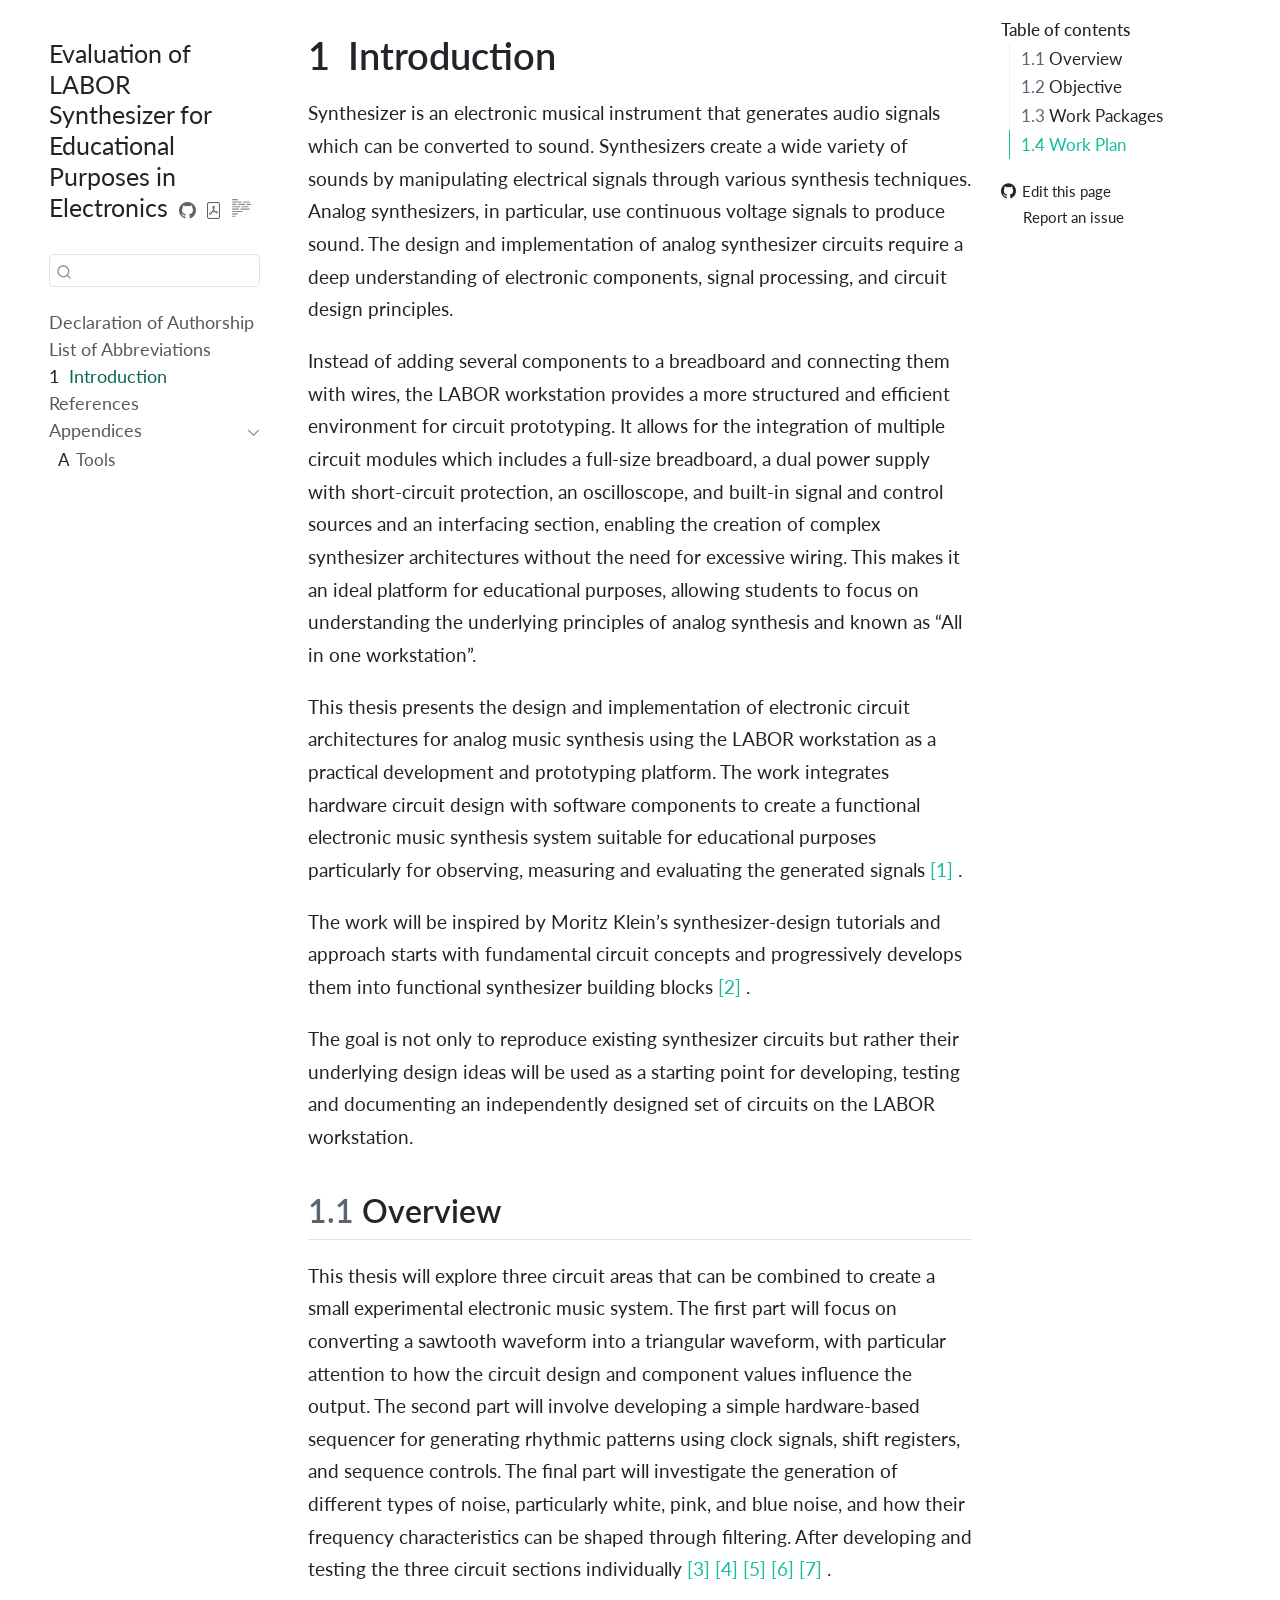
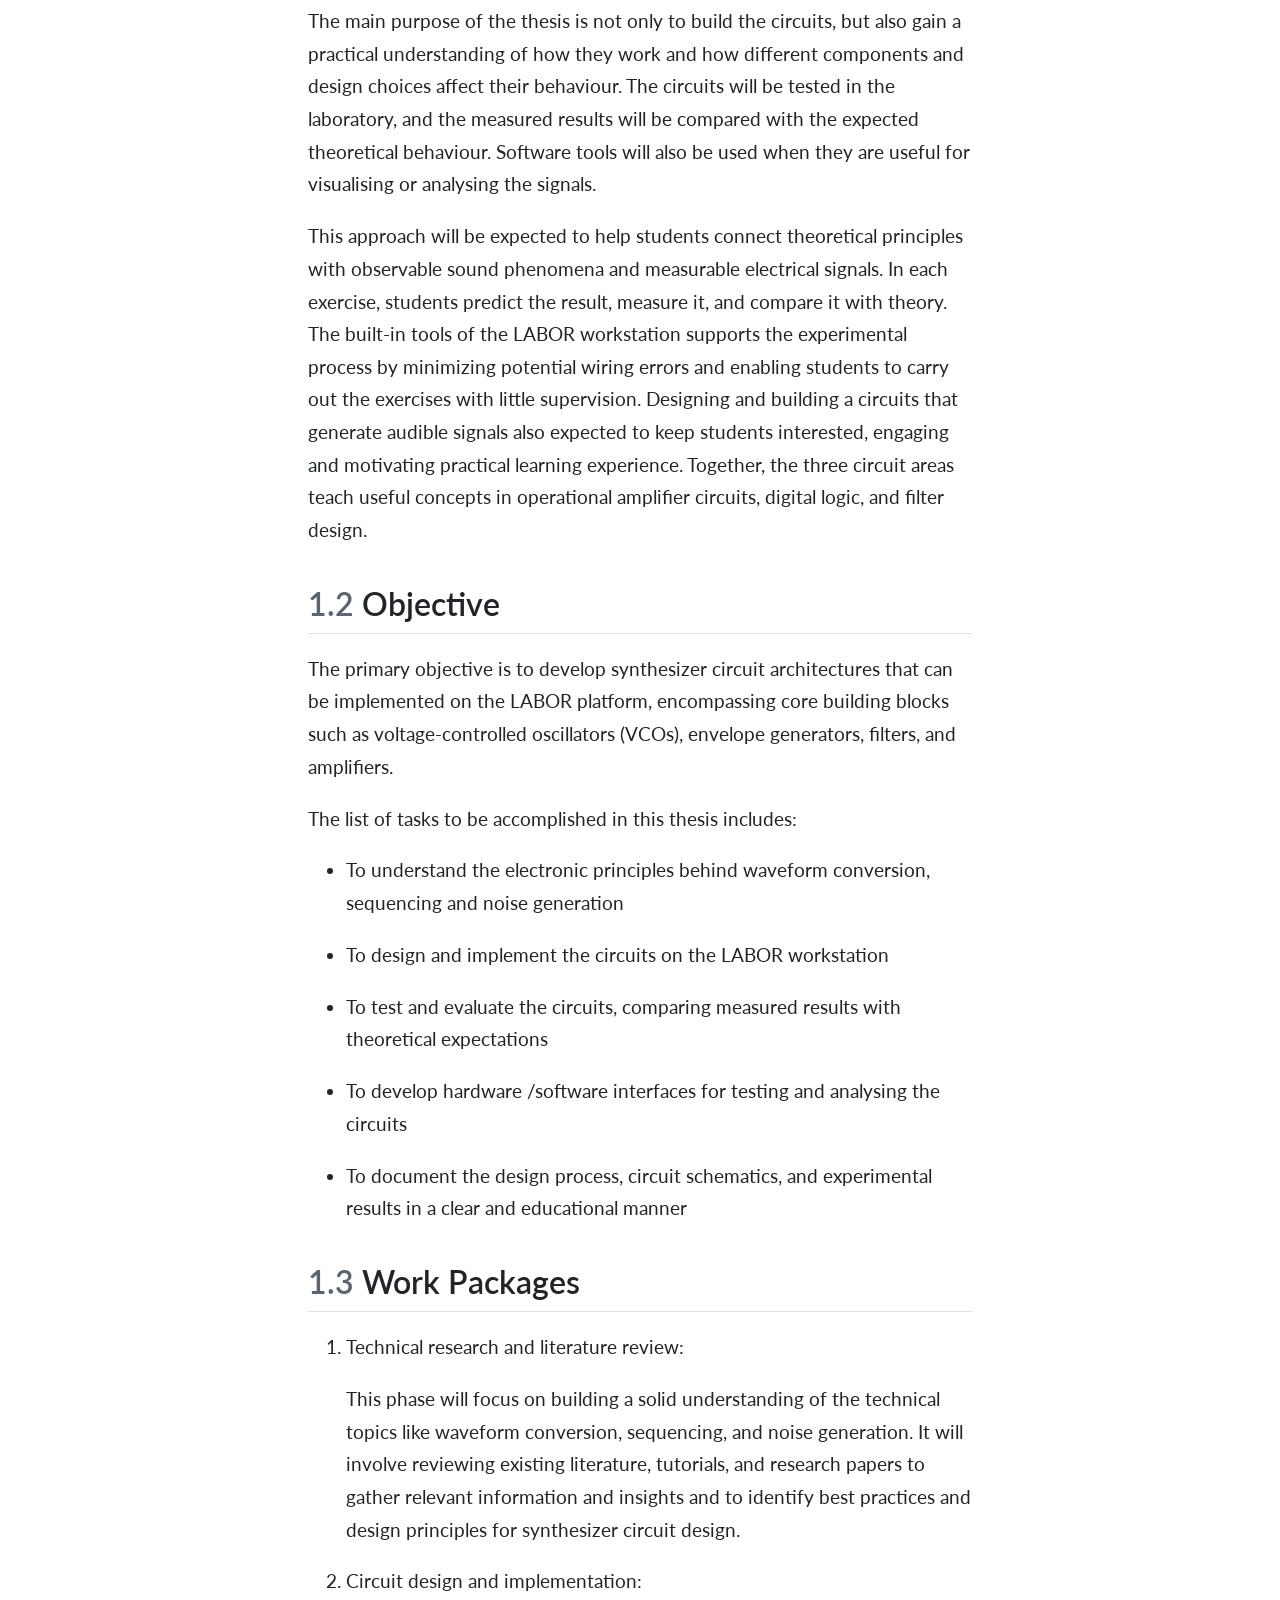
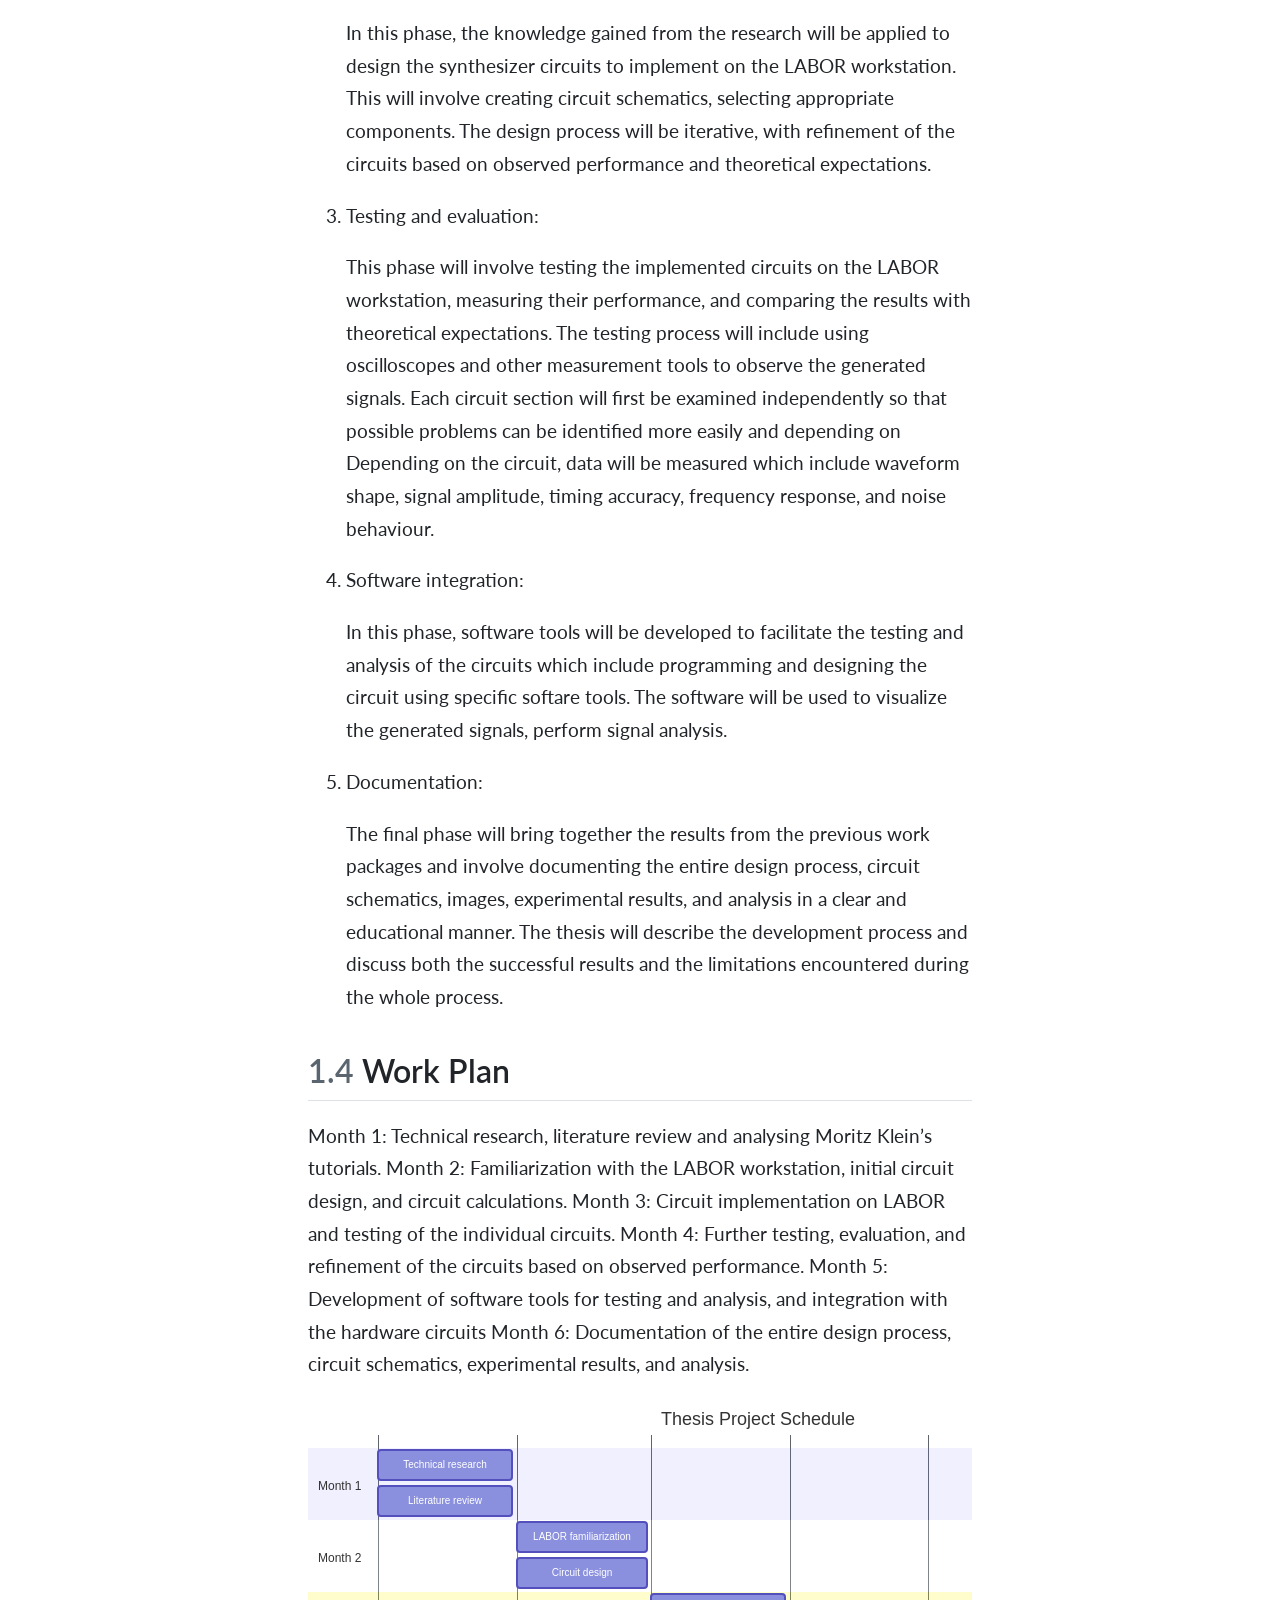
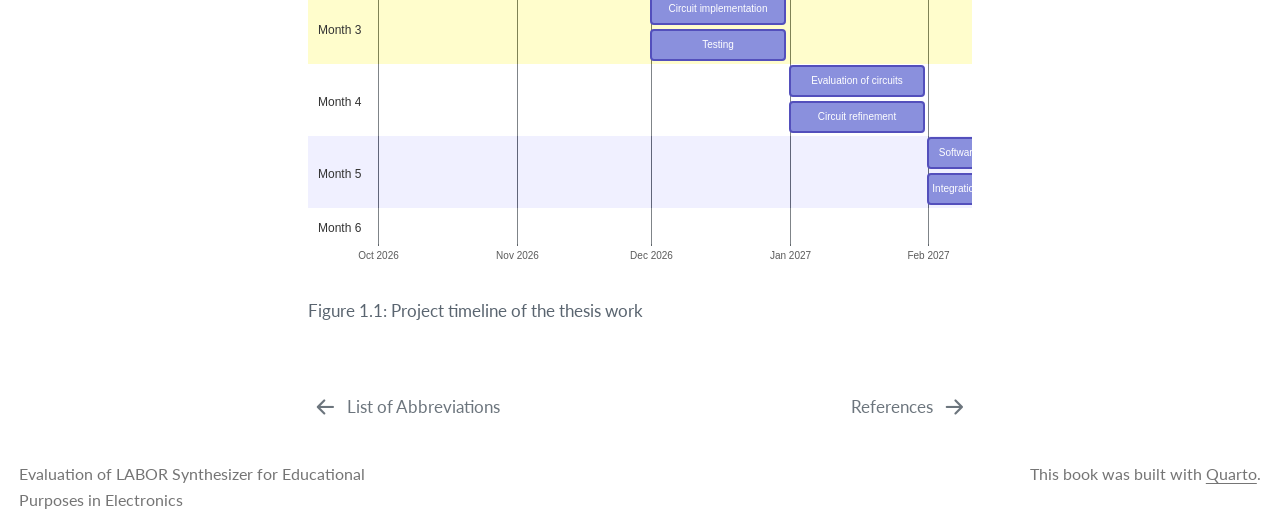
<file: chapter1.html>
<!DOCTYPE html>
<html xmlns="http://www.w3.org/1999/xhtml" lang="en" xml:lang="en"><head>

<meta charset="utf-8">
<meta name="generator" content="quarto-1.10.19">

<meta name="viewport" content="width=device-width, initial-scale=1.0, user-scalable=yes">


<title>1&nbsp; Introduction – Evaluation of LABOR Synthesizer for Educational Purposes in Electronics</title>
<style>
/* Default styles provided by pandoc.
** See https://pandoc.org/MANUAL.html#variables-for-html for config info.
*/
span.smallcaps{font-variant: small-caps;}
div.columns{display: flex; gap: 1.5em;}
div.column{flex: auto;}
@media screen {
div.columns{gap: min(4vw, 1.5em);}
div.column{overflow-x: auto;}
}
div.hanging-indent{margin-left: 1.5em; text-indent: -1.5em;}
ul.task-list{list-style: none;}
ul.task-list li input[type="checkbox"] {
  width: 0.8em;
  margin: 0 0.8em 0.2em -1em; /* quarto-specific, see https://github.com/quarto-dev/quarto-cli/issues/4556 */ 
  vertical-align: middle;
}
/* CSS for citations */
div.csl-bib-body { }
div.csl-entry {
  clear: both;
  margin-bottom: 0em;
}
.hanging-indent div.csl-entry {
  margin-left:2em;
  text-indent:-2em;
}
div.csl-left-margin {
  min-width:2em;
  float:left;
}
div.csl-right-inline {
  margin-left:2em;
  padding-left:1em;
}
div.csl-indent {
  margin-left: 2em;
}</style>


<script src="site_libs/quarto-nav/quarto-nav.js"></script>
<script src="site_libs/quarto-nav/headroom.min.js"></script>
<script src="site_libs/clipboard/clipboard.min.js"></script>
<script src="site_libs/quarto-search/autocomplete.umd.js"></script>
<script src="site_libs/quarto-search/fuse.min.js"></script>
<script src="site_libs/quarto-search/quarto-search.js"></script>
<meta name="quarto:offset" content="./">
<link href="./references.html" rel="next">
<link href="./index.html" rel="prev">
<script src="site_libs/quarto-html/quarto.js" type="module"></script>
<script src="site_libs/quarto-html/tabsets/tabsets.js" type="module"></script>
<script src="site_libs/quarto-html/popper.min.js"></script>
<script src="site_libs/quarto-html/tippy.umd.min.js"></script>
<script src="site_libs/quarto-html/anchor.min.js"></script>
<link href="site_libs/quarto-html/tippy.css" rel="stylesheet">
<link href="site_libs/quarto-html/quarto-syntax-highlighting-5c1318cf63eba56dbef7ba16bc7d56f5.css" rel="stylesheet" id="quarto-text-highlighting-styles">
<script src="site_libs/bootstrap/bootstrap.min.js"></script>
<link href="site_libs/bootstrap/bootstrap-icons.css" rel="stylesheet">
<link href="site_libs/bootstrap/bootstrap-9d76ca62eed1c98cead66c40863d9800.min.css" rel="stylesheet" append-hash="true" id="quarto-bootstrap" data-mode="light">
<script id="quarto-search-options" type="application/json">{
  "location": "sidebar",
  "copy-button": false,
  "collapse-after": 3,
  "panel-placement": "start",
  "type": "textbox",
  "limit": 50,
  "keyboard-shortcut": [
    "f",
    "/",
    "s"
  ],
  "show-item-context": false,
  "language": {
    "search-no-results-text": "No results",
    "search-matching-documents-text": "matching documents",
    "search-copy-link-title": "Copy link to search",
    "search-hide-matches-text": "Hide additional matches",
    "search-more-match-text": "more match in this document",
    "search-more-matches-text": "more matches in this document",
    "search-clear-button-title": "Clear",
    "search-text-placeholder": "",
    "search-detached-cancel-button-title": "Cancel",
    "search-submit-button-title": "Submit",
    "search-label": "Search"
  }
}</script>
<script src="site_libs/quarto-diagram/mermaid.min.js"></script>
<script src="site_libs/quarto-diagram/mermaid-init.js"></script>
<link href="site_libs/quarto-diagram/mermaid.css" rel="stylesheet">


</head>

<body class="nav-sidebar floating quarto-light">

<div id="quarto-search-results"></div>
  <header id="quarto-header" class="headroom fixed-top">
  <nav class="quarto-secondary-nav">
    <div class="container-fluid d-flex">
      <button type="button" class="quarto-btn-toggle btn" data-bs-toggle="collapse" role="button" data-bs-target=".quarto-sidebar-collapse-item" aria-controls="quarto-sidebar" aria-expanded="false" aria-label="Toggle sidebar navigation" onclick="if (window.quartoToggleHeadroom) { window.quartoToggleHeadroom(); }">
        <i class="bi bi-layout-text-sidebar-reverse"></i>
      </button>
        <nav class="quarto-page-breadcrumbs" aria-label="breadcrumb"><ol class="breadcrumb"><li class="breadcrumb-item"><a href="./chapter1.html"><span class="chapter-number">1</span>&nbsp; <span class="chapter-title">Introduction</span></a></li></ol></nav>
        <a class="flex-grow-1" role="navigation" data-bs-toggle="collapse" data-bs-target=".quarto-sidebar-collapse-item" aria-controls="quarto-sidebar" aria-expanded="false" aria-label="Toggle sidebar navigation" onclick="if (window.quartoToggleHeadroom) { window.quartoToggleHeadroom(); }">      
        </a>
      <button type="button" class="btn quarto-search-button" aria-label="Search" onclick="window.quartoOpenSearch();">
        <i class="bi bi-search"></i>
      </button>
    </div>
  </nav>
</header>
<!-- content -->
<div id="quarto-content" class="quarto-container page-columns page-rows-contents page-layout-article">
<!-- sidebar -->
  <nav id="quarto-sidebar" class="sidebar collapse collapse-horizontal quarto-sidebar-collapse-item sidebar-navigation floating overflow-auto">
    <div class="pt-lg-2 mt-2 text-left sidebar-header">
    <div class="sidebar-title mb-0 py-0">
      <a href="./">Evaluation of LABOR Synthesizer for Educational Purposes in Electronics</a> 
        <div class="sidebar-tools-main tools-wide">
    <a href="https://github.com/psai-harshita/MasterarbeitSynthCkts" title="Source Code" class="quarto-navigation-tool px-1" aria-label="Source Code"><i class="bi bi-github"></i></a>
    <a href="./thesis_psh.pdf" title="Download PDF" class="quarto-navigation-tool px-1" aria-label="Download PDF"><i class="bi bi-file-pdf"></i></a>
  <a href="" class="quarto-reader-toggle quarto-navigation-tool px-1" onclick="window.quartoToggleReader(); return false;" title="Toggle reader mode">
  <div class="quarto-reader-toggle-btn">
  <i class="bi"></i>
  </div>
</a>
</div>
    </div>
      </div>
        <div class="mt-2 flex-shrink-0 align-items-center">
        <div class="sidebar-search">
        <div id="quarto-search" class="" title="Search"></div>
        </div>
        </div>
    <div class="sidebar-menu-container"> 
    <ul class="list-unstyled mt-1">
        <li class="sidebar-item">
  <div class="sidebar-item-container"> 
  <a href="./frontmatter/02-declaration.html" class="sidebar-item-text sidebar-link">
 <span class="menu-text">Declaration of Authorship</span></a>
  </div>
</li>
        <li class="sidebar-item">
  <div class="sidebar-item-container"> 
  <a href="./index.html" class="sidebar-item-text sidebar-link">
 <span class="menu-text">List of Abbreviations</span></a>
  </div>
</li>
        <li class="sidebar-item">
  <div class="sidebar-item-container"> 
  <a href="./chapter1.html" class="sidebar-item-text sidebar-link active">
 <span class="menu-text"><span class="chapter-number">1</span>&nbsp; <span class="chapter-title">Introduction</span></span></a>
  </div>
</li>
        <li class="sidebar-item">
  <div class="sidebar-item-container"> 
  <a href="./references.html" class="sidebar-item-text sidebar-link">
 <span class="menu-text">References</span></a>
  </div>
</li>
        <li class="sidebar-item sidebar-item-section">
      <div class="sidebar-item-container"> 
            <a class="sidebar-item-text sidebar-link text-start" data-bs-toggle="collapse" data-bs-target="#quarto-sidebar-section-1" role="navigation" aria-expanded="true">
 <span class="menu-text">Appendices</span></a>
          <a class="sidebar-item-toggle text-start" data-bs-toggle="collapse" data-bs-target="#quarto-sidebar-section-1" role="navigation" aria-expanded="true" aria-label="Toggle section">
            <i class="bi bi-chevron-right ms-2"></i>
          </a> 
      </div>
      <ul id="quarto-sidebar-section-1" class="collapse list-unstyled sidebar-section depth1 show">  
          <li class="sidebar-item">
  <div class="sidebar-item-container"> 
  <a href="./appendix/appendix_A.html" class="sidebar-item-text sidebar-link">
 <span class="menu-text"><span class="chapter-number">A</span>&nbsp; <span class="chapter-title">Tools</span></span></a>
  </div>
</li>
      </ul>
  </li>
    </ul>
    </div>
</nav>
<div id="quarto-sidebar-glass" class="quarto-sidebar-collapse-item" data-bs-toggle="collapse" data-bs-target=".quarto-sidebar-collapse-item"></div>
<!-- margin-sidebar -->
    <div id="quarto-margin-sidebar" class="sidebar margin-sidebar">
        <nav id="TOC" role="doc-toc" class="toc-active">
    <h2 id="toc-title">Table of contents</h2>
   
  <ul>
  <li><a href="#overview" id="toc-overview" class="nav-link active" data-scroll-target="#overview"><span class="header-section-number">1.1</span> Overview</a></li>
  <li><a href="#objective" id="toc-objective" class="nav-link" data-scroll-target="#objective"><span class="header-section-number">1.2</span> Objective</a></li>
  <li><a href="#work-packages" id="toc-work-packages" class="nav-link" data-scroll-target="#work-packages"><span class="header-section-number">1.3</span> Work Packages</a></li>
  <li><a href="#work-plan" id="toc-work-plan" class="nav-link" data-scroll-target="#work-plan"><span class="header-section-number">1.4</span> Work Plan</a></li>
  </ul>
<div class="toc-actions"><ul><li><a href="https://github.com/psai-harshita/MasterarbeitSynthCkts/edit/main/chapter1.qmd" class="toc-action"><i class="bi bi-github"></i>Edit this page</a></li><li><a href="https://github.com/psai-harshita/MasterarbeitSynthCkts/issues/new" class="toc-action"><i class="bi empty"></i>Report an issue</a></li></ul></div></nav>
    </div>
<!-- main -->
<main class="content" id="quarto-document-content">

<header id="title-block-header" class="quarto-title-block default">
<div class="quarto-title">
<h1 class="title"><span id="sec-intro" class="quarto-section-identifier"><span class="chapter-number">1</span>&nbsp; <span class="chapter-title">Introduction</span></span></h1>
</div>



<div class="quarto-title-meta">

    
  
    
  </div>
  


</header>


<p>Synthesizer is an electronic musical instrument that generates audio signals which can be converted to sound. Synthesizers create a wide variety of sounds by manipulating electrical signals through various synthesis techniques. Analog synthesizers, in particular, use continuous voltage signals to produce sound. The design and implementation of analog synthesizer circuits require a deep understanding of electronic components, signal processing, and circuit design principles.</p>
<p>Instead of adding several components to a breadboard and connecting them with wires, the LABOR workstation provides a more structured and efficient environment for circuit prototyping. It allows for the integration of multiple circuit modules which includes a full-size breadboard, a dual power supply with short-circuit protection, an oscilloscope, and built-in signal and control sources and an interfacing section, enabling the creation of complex synthesizer architectures without the need for excessive wiring. This makes it an ideal platform for educational purposes, allowing students to focus on understanding the underlying principles of analog synthesis and known as “All in one workstation”.</p>
<p>This thesis presents the design and implementation of electronic circuit architectures for analog music synthesis using the LABOR workstation as a practical development and prototyping platform. The work integrates hardware circuit design with software components to create a functional electronic music synthesis system suitable for educational purposes particularly for observing, measuring and evaluating the generated signals <span class="citation" data-cites="Klein_2026"><a href="references.html#ref-Klein_2026" role="doc-biblioref">[1]</a></span> .</p>
<p>The work will be inspired by Moritz Klein’s synthesizer-design tutorials and approach starts with fundamental circuit concepts and progressively develops them into functional synthesizer building blocks <span class="citation" data-cites="Kar_2011"><a href="references.html#ref-Kar_2011" role="doc-biblioref">[2]</a></span> .</p>
<p>The goal is not only to reproduce existing synthesizer circuits but rather their underlying design ideas will be used as a starting point for developing, testing and documenting an independently designed set of circuits on the LABOR workstation.</p>
<section id="overview" class="level2" data-number="1.1">
<h2 data-number="1.1" class="anchored" data-anchor-id="overview"><span class="header-section-number">1.1</span> Overview</h2>
<p>This thesis will explore three circuit areas that can be combined to create a small experimental electronic music system. The first part will focus on converting a sawtooth waveform into a triangular waveform, with particular attention to how the circuit design and component values influence the output. The second part will involve developing a simple hardware-based sequencer for generating rhythmic patterns using clock signals, shift registers, and sequence controls. The final part will investigate the generation of different types of noise, particularly white, pink, and blue noise, and how their frequency characteristics can be shaped through filtering. After developing and testing the three circuit sections individually <span class="citation" data-cites="Meyer_1976"><a href="references.html#ref-Meyer_1976" role="doc-biblioref">[3]</a></span> <span class="citation" data-cites="Liu_2000"><a href="references.html#ref-Liu_2000" role="doc-biblioref">[4]</a></span> <span class="citation" data-cites="Papoulis_2002"><a href="references.html#ref-Papoulis_2002" role="doc-biblioref">[5]</a></span> <span class="citation" data-cites="Franco_2001"><a href="references.html#ref-Franco_2001" role="doc-biblioref">[6]</a></span> <span class="citation" data-cites="Paasschens_2004"><a href="references.html#ref-Paasschens_2004" role="doc-biblioref">[7]</a></span> .</p>
<p>The main purpose of the thesis is not only to build the circuits, but also gain a practical understanding of how they work and how different components and design choices affect their behaviour. The circuits will be tested in the laboratory, and the measured results will be compared with the expected theoretical behaviour. Software tools will also be used when they are useful for visualising or analysing the signals.</p>
<p>This approach will be expected to help students connect theoretical principles with observable sound phenomena and measurable electrical signals. In each exercise, students predict the result, measure it, and compare it with theory. The built-in tools of the LABOR workstation supports the experimental process by minimizing potential wiring errors and enabling students to carry out the exercises with little supervision. Designing and building a circuits that generate audible signals also expected to keep students interested, engaging and motivating practical learning experience. Together, the three circuit areas teach useful concepts in operational amplifier circuits, digital logic, and filter design.</p>
</section>
<section id="objective" class="level2" data-number="1.2">
<h2 data-number="1.2" class="anchored" data-anchor-id="objective"><span class="header-section-number">1.2</span> Objective</h2>
<p>The primary objective is to develop synthesizer circuit architectures that can be implemented on the LABOR platform, encompassing core building blocks such as voltage-controlled oscillators (VCOs), envelope generators, filters, and amplifiers.</p>
<p>The list of tasks to be accomplished in this thesis includes:</p>
<ul>
<li><p>To understand the electronic principles behind waveform conversion, sequencing and noise generation</p></li>
<li><p>To design and implement the circuits on the LABOR workstation</p></li>
<li><p>To test and evaluate the circuits, comparing measured results with theoretical expectations</p></li>
<li><p>To develop hardware /software interfaces for testing and analysing the circuits</p></li>
<li><p>To document the design process, circuit schematics, and experimental results in a clear and educational manner</p></li>
</ul>
</section>
<section id="work-packages" class="level2" data-number="1.3">
<h2 data-number="1.3" class="anchored" data-anchor-id="work-packages"><span class="header-section-number">1.3</span> Work Packages</h2>
<ol type="1">
<li><p>Technical research and literature review:</p>
<p>This phase will focus on building a solid understanding of the technical topics like waveform conversion, sequencing, and noise generation. It will involve reviewing existing literature, tutorials, and research papers to gather relevant information and insights and to identify best practices and design principles for synthesizer circuit design.</p></li>
<li><p>Circuit design and implementation:</p>
<p>In this phase, the knowledge gained from the research will be applied to design the synthesizer circuits to implement on the LABOR workstation. This will involve creating circuit schematics, selecting appropriate components. The design process will be iterative, with refinement of the circuits based on observed performance and theoretical expectations.</p></li>
<li><p>Testing and evaluation:</p>
<p>This phase will involve testing the implemented circuits on the LABOR workstation, measuring their performance, and comparing the results with theoretical expectations. The testing process will include using oscilloscopes and other measurement tools to observe the generated signals. Each circuit section will first be examined independently so that possible problems can be identified more easily and depending on Depending on the circuit, data will be measured which include waveform shape, signal amplitude, timing accuracy, frequency response, and noise behaviour.</p></li>
<li><p>Software integration:</p>
<p>In this phase, software tools will be developed to facilitate the testing and analysis of the circuits which include programming and designing the circuit using specific softare tools. The software will be used to visualize the generated signals, perform signal analysis.</p></li>
<li><p>Documentation:</p>
<p>The final phase will bring together the results from the previous work packages and involve documenting the entire design process, circuit schematics, images, experimental results, and analysis in a clear and educational manner. The thesis will describe the development process and discuss both the successful results and the limitations encountered during the whole process.</p></li>
</ol>
</section>
<section id="work-plan" class="level2" data-number="1.4">
<h2 data-number="1.4" class="anchored" data-anchor-id="work-plan"><span class="header-section-number">1.4</span> Work Plan</h2>
<p>Month 1: Technical research, literature review and analysing Moritz Klein’s tutorials. Month 2: Familiarization with the LABOR workstation, initial circuit design, and circuit calculations. Month 3: Circuit implementation on LABOR and testing of the individual circuits. Month 4: Further testing, evaluation, and refinement of the circuits based on observed performance. Month 5: Development of software tools for testing and analysis, and integration with the hardware circuits Month 6: Documentation of the entire design process, circuit schematics, experimental results, and analysis.</p>
<div class="cell" data-fig-width="6.5" data-layout-align="default">
<div class="cell-output-display">
<div id="fig-gantt" class="quarto-float quarto-figure quarto-figure-center anchored">
<figure class="quarto-float quarto-float-fig figure">
<div aria-describedby="fig-gantt-caption-0ceaefa1-69ba-4598-a22c-09a6ac19f8ca">
<div>
<pre class="mermaid mermaid-js" data-label="fig-gantt">%%{init: {
  'gantt': {
    'useMaxWidth': false,
    'useWidth': 900,
    'fontSize': 10,
    'sectionFontSize': 12,
    'barHeight': 30,
    'barGap': 6,
    'leftPadding': 70,
    'rightPadding': 20,
    'topPadding': 50
  }
}}%%
gantt
    title Thesis Project Schedule
    dateFormat  YYYY-MM-DD
    axisFormat  %b %Y
    todayMarker off

    section Month 1
    Technical research    :a1, 2026-10-01, 2026-10-31
    Literature review     :a2, 2026-10-01, 2026-10-31

    section Month 2
    LABOR familiarization  :b1, 2026-11-01, 2026-11-30
    Circuit design  :b2, 2026-11-01, 2026-11-30

    section Month 3
    Circuit implementation  :c1, 2026-12-01, 2026-12-31
    Testing :c2, 2026-12-01, 2026-12-31

    section Month 4    
    Evaluation of circuits   :d1, 2027-01-01, 2027-01-31                    
    Circuit refinement     :d2, 2027-01-01, 2027-01-31
    

    section Month 5
    Software development   :e1, 2027-02-01, 2027-02-28
    Integration with hardware  :e2, 2027-02-01, 2027-02-28

    section Month 6
    Documentation and analysis   :f1, 2027-03-01, 2027-03-31

</pre>
</div>
</div>
<figcaption class="quarto-float-caption-bottom quarto-float-caption quarto-float-fig" id="fig-gantt-caption-0ceaefa1-69ba-4598-a22c-09a6ac19f8ca">
Figure&nbsp;1.1: Project timeline of the thesis work
</figcaption>
</figure>
</div>
</div>
</div>


<div id="refs" class="references csl-bib-body" data-entry-spacing="0" role="list" style="display: none">
<div id="ref-Klein_2026" class="csl-entry" role="listitem">
<div class="csl-left-margin">[1] </div><div class="csl-right-inline">M. Klein, <span>“LABOR.”</span> [Online]. Available: <a href="https://www.moritzkleininstruments.com">https://www.moritzkleininstruments.com</a></div>
</div>
<div id="ref-Kar_2011" class="csl-entry" role="listitem">
<div class="csl-left-margin">[2] </div><div class="csl-right-inline">S. K. Kar and S. Sen, <span>“Tunable square-wave generator for integrated sensor applications,”</span> <em>IEEE Transactions on Instrumentation and Measurement</em>, vol. 60, no. 10, pp. 3369–3375, Oct. 2011, doi: <a href="https://doi.org/10.1109/tim.2011.2128490">10.1109/tim.2011.2128490</a>.</div>
</div>
<div id="ref-Meyer_1976" class="csl-entry" role="listitem">
<div class="csl-left-margin">[3] </div><div class="csl-right-inline">R. G. Meyer, W. M. C. Sansen, S. Lui, and S. Peeters, <span>“The differential pair as a triangle-sine wave converter,”</span> <em>IEEE J. Solid-State Circuits</em>, vol. 11, no. 3, pp. 418–420, June 1976, doi: <a href="https://doi.org/10.1109/JSSC.1976.1050748">10.1109/JSSC.1976.1050748</a>.</div>
</div>
<div id="ref-Liu_2000" class="csl-entry" role="listitem">
<div class="csl-left-margin">[4] </div><div class="csl-right-inline">Y. Liu, S. Chen, K. Nakayama, and K. Watanabe, <span>“Limitations of a relaxation oscillator in capacitance measurements,”</span> <em>IEEE Transactions on Instrumentation and Measurement</em>, vol. 49, no. 5, pp. 980–983, Oct. 2000, doi: <a href="https://doi.org/10.1109/19.872917">10.1109/19.872917</a>.</div>
</div>
<div id="ref-Papoulis_2002" class="csl-entry" role="listitem">
<div class="csl-left-margin">[5] </div><div class="csl-right-inline">A. Papoulis and S. U. Pillai, <em>Probability, random variables and stochastic processes</em>, 4th ed. McGraw-Hill, 2002, p. 186.</div>
</div>
<div id="ref-Franco_2001" class="csl-entry" role="listitem">
<div class="csl-left-margin">[6] </div><div class="csl-right-inline">Sergio. Franco, <em>Design with operational amplifiers and analog integrated circuits</em>, 3rd ed. in McGraw-hill series in electrical and computer engineering. McGraw-Hill, Inc., United States, 2001, p. 672. Available: <a href="https://dl.acm.org/doi/abs/10.5555/1593999">https://dl.acm.org/doi/abs/10.5555/1593999</a></div>
</div>
<div id="ref-Paasschens_2004" class="csl-entry" role="listitem">
<div class="csl-left-margin">[7] </div><div class="csl-right-inline">J. C. J. Paasschens and R. de Kort, <span>“Modelling the excess noise due to avalanche multiplication in (hetero-junction) bipolar transistors,”</span> Institute of Electrical; Electronics Engineers (IEEE), 2004, pp. 108–111. doi: <a href="https://doi.org/10.1109/BIPOL.2004.1365757">10.1109/BIPOL.2004.1365757</a>.</div>
</div>
</div>
</section>

</main> <!-- /main -->
<script id="quarto-html-after-body" type="application/javascript">
  window.document.addEventListener("DOMContentLoaded", function (event) {
    const icon = "";
    const anchorJS = new window.AnchorJS();
    anchorJS.options = {
      placement: 'right',
      icon: icon
    };
    anchorJS.add('.anchored');
    const isCodeAnnotation = (el) => {
      for (const clz of el.classList) {
        if (clz.startsWith('code-annotation-')) {                     
          return true;
        }
      }
      return false;
    }
    const onCopySuccess = function(e) {
      // button target
      const button = e.trigger;
      // don't keep focus
      button.blur();
      // flash "checked"
      button.classList.add('code-copy-button-checked');
      var currentTitle = button.getAttribute("title");
      button.setAttribute("title", "Copied!");
      let tooltip;
      if (window.bootstrap) {
        button.setAttribute("data-bs-toggle", "tooltip");
        button.setAttribute("data-bs-placement", "left");
        button.setAttribute("data-bs-title", "Copied!");
        tooltip = new bootstrap.Tooltip(button, 
          { trigger: "manual", 
            customClass: "code-copy-button-tooltip",
            offset: [0, -8]});
        tooltip.show();    
      }
      setTimeout(function() {
        if (tooltip) {
          tooltip.hide();
          button.removeAttribute("data-bs-title");
          button.removeAttribute("data-bs-toggle");
          button.removeAttribute("data-bs-placement");
        }
        button.setAttribute("title", currentTitle);
        button.classList.remove('code-copy-button-checked');
      }, 1000);
      // clear code selection
      e.clearSelection();
    }
    const getTextToCopy = function(trigger) {
      const outerScaffold = trigger.parentElement.cloneNode(true);
      const codeEl = outerScaffold.querySelector('code');
      for (const childEl of codeEl.children) {
        if (isCodeAnnotation(childEl)) {
          childEl.remove();
        }
      }
      return codeEl.innerText;
    }
    const clipboard = new window.ClipboardJS('.code-copy-button:not([data-in-quarto-modal])', {
      text: getTextToCopy
    });
    clipboard.on('success', onCopySuccess);
    if (window.document.getElementById('quarto-embedded-source-code-modal')) {
      const clipboardModal = new window.ClipboardJS('.code-copy-button[data-in-quarto-modal]', {
        text: getTextToCopy,
        container: window.document.getElementById('quarto-embedded-source-code-modal')
      });
      clipboardModal.on('success', onCopySuccess);
    }
      var localhostRegex = new RegExp(/^(?:http|https):\/\/localhost\:?[0-9]*\//);
      var mailtoRegex = new RegExp(/^mailto:/);
        var filterRegex = new RegExp('/' + window.location.host + '/');
      var isInternal = (href) => {
          return filterRegex.test(href) || localhostRegex.test(href) || mailtoRegex.test(href);
      }
      // Inspect non-navigation links and adorn them if external
     var links = window.document.querySelectorAll('a[href]:not(.nav-link):not(.navbar-brand):not(.toc-action):not(.sidebar-link):not(.sidebar-item-toggle):not(.pagination-link):not(.no-external):not([aria-hidden]):not(.dropdown-item):not(.quarto-navigation-tool):not(.about-link)');
      for (var i=0; i<links.length; i++) {
        const link = links[i];
        if (!isInternal(link.href)) {
          // undo the damage that might have been done by quarto-nav.js in the case of
          // links that we want to consider external
          if (link.dataset.originalHref !== undefined) {
            link.href = link.dataset.originalHref;
          }
        }
      }
    function tippyHover(el, contentFn, onTriggerFn, onUntriggerFn) {
      const config = {
        allowHTML: true,
        maxWidth: 500,
        delay: 100,
        arrow: false,
        appendTo: function(el) {
            return el.parentElement;
        },
        interactive: true,
        interactiveBorder: 10,
        theme: 'quarto',
        placement: 'bottom-start',
      };
      if (contentFn) {
        config.content = contentFn;
      }
      if (onTriggerFn) {
        config.onTrigger = onTriggerFn;
      }
      if (onUntriggerFn) {
        config.onUntrigger = onUntriggerFn;
      }
      window.tippy(el, config); 
    }
    const noterefs = window.document.querySelectorAll('a[role="doc-noteref"]');
    for (var i=0; i<noterefs.length; i++) {
      const ref = noterefs[i];
      tippyHover(ref, function() {
        // use id or data attribute instead here
        let href = ref.getAttribute('data-footnote-href') || ref.getAttribute('href');
        try { href = new URL(href).hash; } catch {}
        const id = href.replace(/^#\/?/, "");
        const note = window.document.getElementById(id);
        if (note) {
          return note.innerHTML;
        } else {
          return "";
        }
      });
    }
    const xrefs = window.document.querySelectorAll('a.quarto-xref');
    const processXRef = (id, note) => {
      // Strip column container classes
      const stripColumnClz = (el) => {
        el.classList.remove("page-full", "page-columns");
        if (el.children) {
          for (const child of el.children) {
            stripColumnClz(child);
          }
        }
      }
      stripColumnClz(note)
      if (id === null || id.startsWith('sec-')) {
        // Special case sections, only their first couple elements
        const container = document.createElement("div");
        if (note.children && note.children.length > 2) {
          container.appendChild(note.children[0].cloneNode(true));
          for (let i = 1; i < note.children.length; i++) {
            const child = note.children[i];
            if (child.tagName === "P" && child.innerText === "") {
              continue;
            } else {
              container.appendChild(child.cloneNode(true));
              break;
            }
          }
          if (window.Quarto?.typesetMath) {
            window.Quarto.typesetMath(container);
          }
          return container.innerHTML
        } else {
          if (window.Quarto?.typesetMath) {
            window.Quarto.typesetMath(note);
          }
          return note.innerHTML;
        }
      } else {
        // Remove any anchor links if they are present
        const anchorLink = note.querySelector('a.anchorjs-link');
        if (anchorLink) {
          anchorLink.remove();
        }
        if (window.Quarto?.typesetMath) {
          window.Quarto.typesetMath(note);
        }
        if (note.classList.contains("callout")) {
          return note.outerHTML;
        } else {
          return note.innerHTML;
        }
      }
    }
    for (var i=0; i<xrefs.length; i++) {
      const xref = xrefs[i];
      tippyHover(xref, undefined, function(instance) {
        instance.disable();
        let url = xref.getAttribute('href');
        let hash = undefined; 
        if (url.startsWith('#')) {
          hash = url;
        } else {
          try { hash = new URL(url).hash; } catch {}
        }
        if (hash) {
          const id = hash.replace(/^#\/?/, "");
          const note = window.document.getElementById(id);
          if (note !== null) {
            try {
              const html = processXRef(id, note.cloneNode(true));
              instance.setContent(html);
            } finally {
              instance.enable();
              instance.show();
            }
          } else {
            // See if we can fetch this
            fetch(url.split('#')[0])
            .then(res => res.text())
            .then(html => {
              const parser = new DOMParser();
              const htmlDoc = parser.parseFromString(html, "text/html");
              const note = htmlDoc.getElementById(id);
              if (note !== null) {
                const html = processXRef(id, note);
                instance.setContent(html);
              } 
            }).finally(() => {
              instance.enable();
              instance.show();
            });
          }
        } else {
          // See if we can fetch a full url (with no hash to target)
          // This is a special case and we should probably do some content thinning / targeting
          fetch(url)
          .then(res => res.text())
          .then(html => {
            const parser = new DOMParser();
            const htmlDoc = parser.parseFromString(html, "text/html");
            const note = htmlDoc.querySelector('main.content');
            if (note !== null) {
              // This should only happen for chapter cross references
              // (since there is no id in the URL)
              // remove the first header
              if (note.children.length > 0 && note.children[0].tagName === "HEADER") {
                note.children[0].remove();
              }
              const html = processXRef(null, note);
              instance.setContent(html);
            } 
          }).finally(() => {
            instance.enable();
            instance.show();
          });
        }
      }, function(instance) {
      });
    }
        let selectedAnnoteEl;
        const selectorForAnnotation = ( cell, annotation) => {
          let cellAttr = 'data-code-cell="' + cell + '"';
          let lineAttr = 'data-code-annotation="' +  annotation + '"';
          const selector = 'span[' + cellAttr + '][' + lineAttr + ']';
          return selector;
        }
        const selectCodeLines = (annoteEl) => {
          const doc = window.document;
          const targetCell = annoteEl.getAttribute("data-target-cell");
          const targetAnnotation = annoteEl.getAttribute("data-target-annotation");
          const annoteSpan = window.document.querySelector(selectorForAnnotation(targetCell, targetAnnotation));
          const lines = annoteSpan.getAttribute("data-code-lines").split(",");
          const lineIds = lines.map((line) => {
            return targetCell + "-" + line;
          })
          let top = null;
          let height = null;
          let parent = null;
          if (lineIds.length > 0) {
              //compute the position of the single el (top and bottom and make a div)
              const el = window.document.getElementById(lineIds[0]);
              top = el.offsetTop;
              height = el.offsetHeight;
              parent = el.parentElement.parentElement;
            if (lineIds.length > 1) {
              const lastEl = window.document.getElementById(lineIds[lineIds.length - 1]);
              const bottom = lastEl.offsetTop + lastEl.offsetHeight;
              height = bottom - top;
            }
            if (top !== null && height !== null && parent !== null) {
              // cook up a div (if necessary) and position it 
              let div = window.document.getElementById("code-annotation-line-highlight");
              if (div === null) {
                div = window.document.createElement("div");
                div.setAttribute("id", "code-annotation-line-highlight");
                div.style.position = 'absolute';
                parent.appendChild(div);
              }
              div.style.top = top - 2 + "px";
              div.style.height = height + 4 + "px";
              div.style.left = 0;
              let gutterDiv = window.document.getElementById("code-annotation-line-highlight-gutter");
              if (gutterDiv === null) {
                gutterDiv = window.document.createElement("div");
                gutterDiv.setAttribute("id", "code-annotation-line-highlight-gutter");
                gutterDiv.style.position = 'absolute';
                const codeCell = window.document.getElementById(targetCell);
                const gutter = codeCell.querySelector('.code-annotation-gutter');
                gutter.appendChild(gutterDiv);
              }
              gutterDiv.style.top = top - 2 + "px";
              gutterDiv.style.height = height + 4 + "px";
            }
            selectedAnnoteEl = annoteEl;
          }
        };
        const unselectCodeLines = () => {
          const elementsIds = ["code-annotation-line-highlight", "code-annotation-line-highlight-gutter"];
          elementsIds.forEach((elId) => {
            const div = window.document.getElementById(elId);
            if (div) {
              div.remove();
            }
          });
          selectedAnnoteEl = undefined;
        };
          // Handle positioning of the toggle
      window.addEventListener(
        "resize",
        throttle(() => {
          elRect = undefined;
          if (selectedAnnoteEl) {
            selectCodeLines(selectedAnnoteEl);
          }
        }, 10)
      );
      function throttle(fn, ms) {
      let throttle = false;
      let timer;
        return (...args) => {
          if(!throttle) { // first call gets through
              fn.apply(this, args);
              throttle = true;
          } else { // all the others get throttled
              if(timer) clearTimeout(timer); // cancel #2
              timer = setTimeout(() => {
                fn.apply(this, args);
                timer = throttle = false;
              }, ms);
          }
        };
      }
        // Attach click handler to the DT
        const annoteDls = window.document.querySelectorAll('dt[data-target-cell]');
        for (const annoteDlNode of annoteDls) {
          annoteDlNode.addEventListener('click', (event) => {
            const clickedEl = event.target;
            if (clickedEl !== selectedAnnoteEl) {
              unselectCodeLines();
              const activeEl = window.document.querySelector('dt[data-target-cell].code-annotation-active');
              if (activeEl) {
                activeEl.classList.remove('code-annotation-active');
              }
              selectCodeLines(clickedEl);
              clickedEl.classList.add('code-annotation-active');
            } else {
              // Unselect the line
              unselectCodeLines();
              clickedEl.classList.remove('code-annotation-active');
            }
          });
        }
    const findCites = (el) => {
      const parentEl = el.parentElement;
      if (parentEl) {
        const cites = parentEl.dataset.cites;
        if (cites) {
          return {
            el,
            cites: cites.split(' ')
          };
        } else {
          return findCites(el.parentElement)
        }
      } else {
        return undefined;
      }
    };
    var bibliorefs = window.document.querySelectorAll('a[role="doc-biblioref"]');
    for (var i=0; i<bibliorefs.length; i++) {
      const ref = bibliorefs[i];
      const citeInfo = findCites(ref);
      if (citeInfo) {
        tippyHover(citeInfo.el, function() {
          var popup = window.document.createElement('div');
          citeInfo.cites.forEach(function(cite) {
            var citeDiv = window.document.createElement('div');
            citeDiv.classList.add('hanging-indent');
            citeDiv.classList.add('csl-entry');
            var biblioDiv = window.document.getElementById('ref-' + cite);
            if (biblioDiv) {
              citeDiv.innerHTML = biblioDiv.innerHTML;
            }
            popup.appendChild(citeDiv);
          });
          return popup.innerHTML;
        });
      }
    }
  });
  </script>
<nav class="page-navigation">
  <div class="nav-page nav-page-previous">
      <a href="./index.html" class="pagination-link" aria-label="List of Abbreviations">
        <i class="bi bi-arrow-left-short"></i> <span class="nav-page-text">List of Abbreviations</span>
      </a>          
  </div>
  <div class="nav-page nav-page-next">
      <a href="./references.html" class="pagination-link" aria-label="References">
        <span class="nav-page-text">References</span> <i class="bi bi-arrow-right-short"></i>
      </a>
  </div>
</nav>
</div> <!-- /content -->
<footer class="footer">
  <div class="nav-footer">
    <div class="nav-footer-left">
<p>Evaluation of LABOR Synthesizer for Educational Purposes in Electronics</p>
</div>   
    <div class="nav-footer-center">
      &nbsp;
    <div class="toc-actions d-sm-block d-md-none"><ul><li><a href="https://github.com/psai-harshita/MasterarbeitSynthCkts/edit/main/chapter1.qmd" class="toc-action"><i class="bi bi-github"></i>Edit this page</a></li><li><a href="https://github.com/psai-harshita/MasterarbeitSynthCkts/issues/new" class="toc-action"><i class="bi empty"></i>Report an issue</a></li></ul></div></div>
    <div class="nav-footer-right">
<p>This book was built with <a href="https://quarto.org/">Quarto</a>.</p>
</div>
  </div>
</footer>




</body></html>
</file>
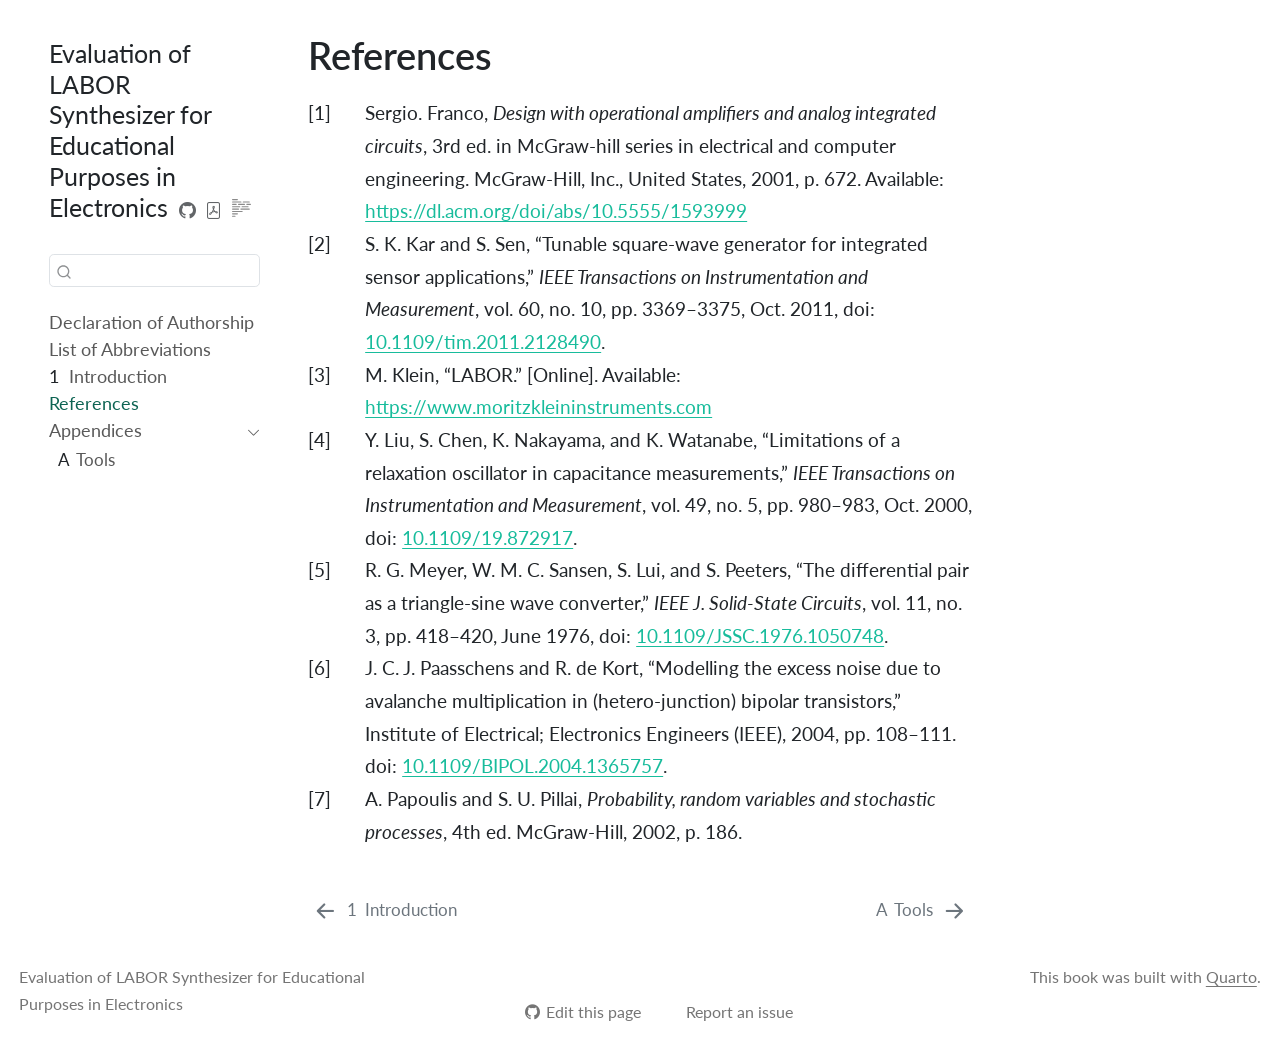
<file: references.html>
<!DOCTYPE html>
<html xmlns="http://www.w3.org/1999/xhtml" lang="en" xml:lang="en"><head>

<meta charset="utf-8">
<meta name="generator" content="quarto-1.10.19">

<meta name="viewport" content="width=device-width, initial-scale=1.0, user-scalable=yes">


<title>References – Evaluation of LABOR Synthesizer for Educational Purposes in Electronics</title>
<style>
/* Default styles provided by pandoc.
** See https://pandoc.org/MANUAL.html#variables-for-html for config info.
*/
span.smallcaps{font-variant: small-caps;}
div.columns{display: flex; gap: 1.5em;}
div.column{flex: auto;}
@media screen {
div.columns{gap: min(4vw, 1.5em);}
div.column{overflow-x: auto;}
}
div.hanging-indent{margin-left: 1.5em; text-indent: -1.5em;}
ul.task-list{list-style: none;}
ul.task-list li input[type="checkbox"] {
  width: 0.8em;
  margin: 0 0.8em 0.2em -1em; /* quarto-specific, see https://github.com/quarto-dev/quarto-cli/issues/4556 */ 
  vertical-align: middle;
}
/* CSS for citations */
div.csl-bib-body { }
div.csl-entry {
  clear: both;
}
.hanging-indent div.csl-entry {
  margin-left:2em;
  text-indent:-2em;
}
div.csl-left-margin {
  min-width:2em;
  float:left;
}
div.csl-right-inline {
  margin-left:2em;
  padding-left:1em;
}
div.csl-indent {
  margin-left: 2em;
}</style>


<script src="site_libs/quarto-nav/quarto-nav.js"></script>
<script src="site_libs/quarto-nav/headroom.min.js"></script>
<script src="site_libs/clipboard/clipboard.min.js"></script>
<script src="site_libs/quarto-search/autocomplete.umd.js"></script>
<script src="site_libs/quarto-search/fuse.min.js"></script>
<script src="site_libs/quarto-search/quarto-search.js"></script>
<meta name="quarto:offset" content="./">
<link href="./appendix/appendix_A.html" rel="next">
<link href="./chapter1.html" rel="prev">
<script src="site_libs/quarto-html/quarto.js" type="module"></script>
<script src="site_libs/quarto-html/tabsets/tabsets.js" type="module"></script>
<script src="site_libs/quarto-html/popper.min.js"></script>
<script src="site_libs/quarto-html/tippy.umd.min.js"></script>
<script src="site_libs/quarto-html/anchor.min.js"></script>
<link href="site_libs/quarto-html/tippy.css" rel="stylesheet">
<link href="site_libs/quarto-html/quarto-syntax-highlighting-5c1318cf63eba56dbef7ba16bc7d56f5.css" rel="stylesheet" id="quarto-text-highlighting-styles">
<script src="site_libs/bootstrap/bootstrap.min.js"></script>
<link href="site_libs/bootstrap/bootstrap-icons.css" rel="stylesheet">
<link href="site_libs/bootstrap/bootstrap-9d76ca62eed1c98cead66c40863d9800.min.css" rel="stylesheet" append-hash="true" id="quarto-bootstrap" data-mode="light">
<script id="quarto-search-options" type="application/json">{
  "location": "sidebar",
  "copy-button": false,
  "collapse-after": 3,
  "panel-placement": "start",
  "type": "textbox",
  "limit": 50,
  "keyboard-shortcut": [
    "f",
    "/",
    "s"
  ],
  "show-item-context": false,
  "language": {
    "search-no-results-text": "No results",
    "search-matching-documents-text": "matching documents",
    "search-copy-link-title": "Copy link to search",
    "search-hide-matches-text": "Hide additional matches",
    "search-more-match-text": "more match in this document",
    "search-more-matches-text": "more matches in this document",
    "search-clear-button-title": "Clear",
    "search-text-placeholder": "",
    "search-detached-cancel-button-title": "Cancel",
    "search-submit-button-title": "Submit",
    "search-label": "Search"
  }
}</script>


</head>

<body class="nav-sidebar floating quarto-light">

<div id="quarto-search-results"></div>
  <header id="quarto-header" class="headroom fixed-top">
  <nav class="quarto-secondary-nav">
    <div class="container-fluid d-flex">
      <button type="button" class="quarto-btn-toggle btn" data-bs-toggle="collapse" role="button" data-bs-target=".quarto-sidebar-collapse-item" aria-controls="quarto-sidebar" aria-expanded="false" aria-label="Toggle sidebar navigation" onclick="if (window.quartoToggleHeadroom) { window.quartoToggleHeadroom(); }">
        <i class="bi bi-layout-text-sidebar-reverse"></i>
      </button>
        <nav class="quarto-page-breadcrumbs" aria-label="breadcrumb"><ol class="breadcrumb"><li class="breadcrumb-item"><a href="./references.html">References</a></li></ol></nav>
        <a class="flex-grow-1" role="navigation" data-bs-toggle="collapse" data-bs-target=".quarto-sidebar-collapse-item" aria-controls="quarto-sidebar" aria-expanded="false" aria-label="Toggle sidebar navigation" onclick="if (window.quartoToggleHeadroom) { window.quartoToggleHeadroom(); }">      
        </a>
      <button type="button" class="btn quarto-search-button" aria-label="Search" onclick="window.quartoOpenSearch();">
        <i class="bi bi-search"></i>
      </button>
    </div>
  </nav>
</header>
<!-- content -->
<div id="quarto-content" class="quarto-container page-columns page-rows-contents page-layout-article">
<!-- sidebar -->
  <nav id="quarto-sidebar" class="sidebar collapse collapse-horizontal quarto-sidebar-collapse-item sidebar-navigation floating overflow-auto">
    <div class="pt-lg-2 mt-2 text-left sidebar-header">
    <div class="sidebar-title mb-0 py-0">
      <a href="./">Evaluation of LABOR Synthesizer for Educational Purposes in Electronics</a> 
        <div class="sidebar-tools-main tools-wide">
    <a href="https://github.com/psai-harshita/MasterarbeitSynthCkts" title="Source Code" class="quarto-navigation-tool px-1" aria-label="Source Code"><i class="bi bi-github"></i></a>
    <a href="./thesis_psh.pdf" title="Download PDF" class="quarto-navigation-tool px-1" aria-label="Download PDF"><i class="bi bi-file-pdf"></i></a>
  <a href="" class="quarto-reader-toggle quarto-navigation-tool px-1" onclick="window.quartoToggleReader(); return false;" title="Toggle reader mode">
  <div class="quarto-reader-toggle-btn">
  <i class="bi"></i>
  </div>
</a>
</div>
    </div>
      </div>
        <div class="mt-2 flex-shrink-0 align-items-center">
        <div class="sidebar-search">
        <div id="quarto-search" class="" title="Search"></div>
        </div>
        </div>
    <div class="sidebar-menu-container"> 
    <ul class="list-unstyled mt-1">
        <li class="sidebar-item">
  <div class="sidebar-item-container"> 
  <a href="./frontmatter/02-declaration.html" class="sidebar-item-text sidebar-link">
 <span class="menu-text">Declaration of Authorship</span></a>
  </div>
</li>
        <li class="sidebar-item">
  <div class="sidebar-item-container"> 
  <a href="./index.html" class="sidebar-item-text sidebar-link">
 <span class="menu-text">List of Abbreviations</span></a>
  </div>
</li>
        <li class="sidebar-item">
  <div class="sidebar-item-container"> 
  <a href="./chapter1.html" class="sidebar-item-text sidebar-link">
 <span class="menu-text"><span class="chapter-number">1</span>&nbsp; <span class="chapter-title">Introduction</span></span></a>
  </div>
</li>
        <li class="sidebar-item">
  <div class="sidebar-item-container"> 
  <a href="./references.html" class="sidebar-item-text sidebar-link active">
 <span class="menu-text">References</span></a>
  </div>
</li>
        <li class="sidebar-item sidebar-item-section">
      <div class="sidebar-item-container"> 
            <a class="sidebar-item-text sidebar-link text-start" data-bs-toggle="collapse" data-bs-target="#quarto-sidebar-section-1" role="navigation" aria-expanded="true">
 <span class="menu-text">Appendices</span></a>
          <a class="sidebar-item-toggle text-start" data-bs-toggle="collapse" data-bs-target="#quarto-sidebar-section-1" role="navigation" aria-expanded="true" aria-label="Toggle section">
            <i class="bi bi-chevron-right ms-2"></i>
          </a> 
      </div>
      <ul id="quarto-sidebar-section-1" class="collapse list-unstyled sidebar-section depth1 show">  
          <li class="sidebar-item">
  <div class="sidebar-item-container"> 
  <a href="./appendix/appendix_A.html" class="sidebar-item-text sidebar-link">
 <span class="menu-text"><span class="chapter-number">A</span>&nbsp; <span class="chapter-title">Tools</span></span></a>
  </div>
</li>
      </ul>
  </li>
    </ul>
    </div>
</nav>
<div id="quarto-sidebar-glass" class="quarto-sidebar-collapse-item" data-bs-toggle="collapse" data-bs-target=".quarto-sidebar-collapse-item"></div>
<!-- margin-sidebar -->
    <div id="quarto-margin-sidebar" class="sidebar margin-sidebar zindex-bottom">
        
    </div>
<!-- main -->
<main class="content" id="quarto-document-content">

<header id="title-block-header" class="quarto-title-block default">
<div class="quarto-title">
<h1 class="title">References</h1>
</div>



<div class="quarto-title-meta">

    
  
    
  </div>
  


</header>


<div id="refs" class="references csl-bib-body" data-entry-spacing="0" role="list">
<div id="ref-Franco_2001" class="csl-entry" role="listitem">
<div class="csl-left-margin">[1] </div><div class="csl-right-inline">Sergio. Franco, <em>Design with operational
amplifiers and analog integrated circuits</em>, 3rd ed. in McGraw-hill
series in electrical and computer engineering. McGraw-Hill, Inc., United
States, 2001, p. 672. Available: <a href="https://dl.acm.org/doi/abs/10.5555/1593999">https://dl.acm.org/doi/abs/10.5555/1593999</a></div>
</div>
<div id="ref-Kar_2011" class="csl-entry" role="listitem">
<div class="csl-left-margin">[2] </div><div class="csl-right-inline">S.
K. Kar and S. Sen, <span>“Tunable square-wave generator for integrated
sensor applications,”</span> <em>IEEE Transactions on Instrumentation
and Measurement</em>, vol. 60, no. 10, pp. 3369–3375, Oct. 2011, doi: <a href="https://doi.org/10.1109/tim.2011.2128490">10.1109/tim.2011.2128490</a>.</div>
</div>
<div id="ref-Klein_2026" class="csl-entry" role="listitem">
<div class="csl-left-margin">[3] </div><div class="csl-right-inline">M.
Klein, <span>“LABOR.”</span> [Online]. Available: <a href="https://www.moritzkleininstruments.com">https://www.moritzkleininstruments.com</a></div>
</div>
<div id="ref-Liu_2000" class="csl-entry" role="listitem">
<div class="csl-left-margin">[4] </div><div class="csl-right-inline">Y.
Liu, S. Chen, K. Nakayama, and K. Watanabe, <span>“Limitations of a
relaxation oscillator in capacitance measurements,”</span> <em>IEEE
Transactions on Instrumentation and Measurement</em>, vol. 49, no. 5,
pp. 980–983, Oct. 2000, doi: <a href="https://doi.org/10.1109/19.872917">10.1109/19.872917</a>.</div>
</div>
<div id="ref-Meyer_1976" class="csl-entry" role="listitem">
<div class="csl-left-margin">[5] </div><div class="csl-right-inline">R.
G. Meyer, W. M. C. Sansen, S. Lui, and S. Peeters, <span>“The
differential pair as a triangle-sine wave converter,”</span> <em>IEEE J.
Solid-State Circuits</em>, vol. 11, no. 3, pp. 418–420, June 1976, doi:
<a href="https://doi.org/10.1109/JSSC.1976.1050748">10.1109/JSSC.1976.1050748</a>.</div>
</div>
<div id="ref-Paasschens_2004" class="csl-entry" role="listitem">
<div class="csl-left-margin">[6] </div><div class="csl-right-inline">J.
C. J. Paasschens and R. de Kort, <span>“Modelling the excess noise due
to avalanche multiplication in (hetero-junction) bipolar
transistors,”</span> Institute of Electrical; Electronics Engineers
(IEEE), 2004, pp. 108–111. doi: <a href="https://doi.org/10.1109/BIPOL.2004.1365757">10.1109/BIPOL.2004.1365757</a>.</div>
</div>
<div id="ref-Papoulis_2002" class="csl-entry" role="listitem">
<div class="csl-left-margin">[7] </div><div class="csl-right-inline">A.
Papoulis and S. U. Pillai, <em>Probability, random variables and
stochastic processes</em>, 4th ed. McGraw-Hill, 2002, p. 186.</div>
</div>
</div>



</main> <!-- /main -->
<script id="quarto-html-after-body" type="application/javascript">
  window.document.addEventListener("DOMContentLoaded", function (event) {
    const icon = "";
    const anchorJS = new window.AnchorJS();
    anchorJS.options = {
      placement: 'right',
      icon: icon
    };
    anchorJS.add('.anchored');
    const isCodeAnnotation = (el) => {
      for (const clz of el.classList) {
        if (clz.startsWith('code-annotation-')) {                     
          return true;
        }
      }
      return false;
    }
    const onCopySuccess = function(e) {
      // button target
      const button = e.trigger;
      // don't keep focus
      button.blur();
      // flash "checked"
      button.classList.add('code-copy-button-checked');
      var currentTitle = button.getAttribute("title");
      button.setAttribute("title", "Copied!");
      let tooltip;
      if (window.bootstrap) {
        button.setAttribute("data-bs-toggle", "tooltip");
        button.setAttribute("data-bs-placement", "left");
        button.setAttribute("data-bs-title", "Copied!");
        tooltip = new bootstrap.Tooltip(button, 
          { trigger: "manual", 
            customClass: "code-copy-button-tooltip",
            offset: [0, -8]});
        tooltip.show();    
      }
      setTimeout(function() {
        if (tooltip) {
          tooltip.hide();
          button.removeAttribute("data-bs-title");
          button.removeAttribute("data-bs-toggle");
          button.removeAttribute("data-bs-placement");
        }
        button.setAttribute("title", currentTitle);
        button.classList.remove('code-copy-button-checked');
      }, 1000);
      // clear code selection
      e.clearSelection();
    }
    const getTextToCopy = function(trigger) {
      const outerScaffold = trigger.parentElement.cloneNode(true);
      const codeEl = outerScaffold.querySelector('code');
      for (const childEl of codeEl.children) {
        if (isCodeAnnotation(childEl)) {
          childEl.remove();
        }
      }
      return codeEl.innerText;
    }
    const clipboard = new window.ClipboardJS('.code-copy-button:not([data-in-quarto-modal])', {
      text: getTextToCopy
    });
    clipboard.on('success', onCopySuccess);
    if (window.document.getElementById('quarto-embedded-source-code-modal')) {
      const clipboardModal = new window.ClipboardJS('.code-copy-button[data-in-quarto-modal]', {
        text: getTextToCopy,
        container: window.document.getElementById('quarto-embedded-source-code-modal')
      });
      clipboardModal.on('success', onCopySuccess);
    }
      var localhostRegex = new RegExp(/^(?:http|https):\/\/localhost\:?[0-9]*\//);
      var mailtoRegex = new RegExp(/^mailto:/);
        var filterRegex = new RegExp('/' + window.location.host + '/');
      var isInternal = (href) => {
          return filterRegex.test(href) || localhostRegex.test(href) || mailtoRegex.test(href);
      }
      // Inspect non-navigation links and adorn them if external
     var links = window.document.querySelectorAll('a[href]:not(.nav-link):not(.navbar-brand):not(.toc-action):not(.sidebar-link):not(.sidebar-item-toggle):not(.pagination-link):not(.no-external):not([aria-hidden]):not(.dropdown-item):not(.quarto-navigation-tool):not(.about-link)');
      for (var i=0; i<links.length; i++) {
        const link = links[i];
        if (!isInternal(link.href)) {
          // undo the damage that might have been done by quarto-nav.js in the case of
          // links that we want to consider external
          if (link.dataset.originalHref !== undefined) {
            link.href = link.dataset.originalHref;
          }
        }
      }
    function tippyHover(el, contentFn, onTriggerFn, onUntriggerFn) {
      const config = {
        allowHTML: true,
        maxWidth: 500,
        delay: 100,
        arrow: false,
        appendTo: function(el) {
            return el.parentElement;
        },
        interactive: true,
        interactiveBorder: 10,
        theme: 'quarto',
        placement: 'bottom-start',
      };
      if (contentFn) {
        config.content = contentFn;
      }
      if (onTriggerFn) {
        config.onTrigger = onTriggerFn;
      }
      if (onUntriggerFn) {
        config.onUntrigger = onUntriggerFn;
      }
      window.tippy(el, config); 
    }
    const noterefs = window.document.querySelectorAll('a[role="doc-noteref"]');
    for (var i=0; i<noterefs.length; i++) {
      const ref = noterefs[i];
      tippyHover(ref, function() {
        // use id or data attribute instead here
        let href = ref.getAttribute('data-footnote-href') || ref.getAttribute('href');
        try { href = new URL(href).hash; } catch {}
        const id = href.replace(/^#\/?/, "");
        const note = window.document.getElementById(id);
        if (note) {
          return note.innerHTML;
        } else {
          return "";
        }
      });
    }
    const xrefs = window.document.querySelectorAll('a.quarto-xref');
    const processXRef = (id, note) => {
      // Strip column container classes
      const stripColumnClz = (el) => {
        el.classList.remove("page-full", "page-columns");
        if (el.children) {
          for (const child of el.children) {
            stripColumnClz(child);
          }
        }
      }
      stripColumnClz(note)
      if (id === null || id.startsWith('sec-')) {
        // Special case sections, only their first couple elements
        const container = document.createElement("div");
        if (note.children && note.children.length > 2) {
          container.appendChild(note.children[0].cloneNode(true));
          for (let i = 1; i < note.children.length; i++) {
            const child = note.children[i];
            if (child.tagName === "P" && child.innerText === "") {
              continue;
            } else {
              container.appendChild(child.cloneNode(true));
              break;
            }
          }
          if (window.Quarto?.typesetMath) {
            window.Quarto.typesetMath(container);
          }
          return container.innerHTML
        } else {
          if (window.Quarto?.typesetMath) {
            window.Quarto.typesetMath(note);
          }
          return note.innerHTML;
        }
      } else {
        // Remove any anchor links if they are present
        const anchorLink = note.querySelector('a.anchorjs-link');
        if (anchorLink) {
          anchorLink.remove();
        }
        if (window.Quarto?.typesetMath) {
          window.Quarto.typesetMath(note);
        }
        if (note.classList.contains("callout")) {
          return note.outerHTML;
        } else {
          return note.innerHTML;
        }
      }
    }
    for (var i=0; i<xrefs.length; i++) {
      const xref = xrefs[i];
      tippyHover(xref, undefined, function(instance) {
        instance.disable();
        let url = xref.getAttribute('href');
        let hash = undefined; 
        if (url.startsWith('#')) {
          hash = url;
        } else {
          try { hash = new URL(url).hash; } catch {}
        }
        if (hash) {
          const id = hash.replace(/^#\/?/, "");
          const note = window.document.getElementById(id);
          if (note !== null) {
            try {
              const html = processXRef(id, note.cloneNode(true));
              instance.setContent(html);
            } finally {
              instance.enable();
              instance.show();
            }
          } else {
            // See if we can fetch this
            fetch(url.split('#')[0])
            .then(res => res.text())
            .then(html => {
              const parser = new DOMParser();
              const htmlDoc = parser.parseFromString(html, "text/html");
              const note = htmlDoc.getElementById(id);
              if (note !== null) {
                const html = processXRef(id, note);
                instance.setContent(html);
              } 
            }).finally(() => {
              instance.enable();
              instance.show();
            });
          }
        } else {
          // See if we can fetch a full url (with no hash to target)
          // This is a special case and we should probably do some content thinning / targeting
          fetch(url)
          .then(res => res.text())
          .then(html => {
            const parser = new DOMParser();
            const htmlDoc = parser.parseFromString(html, "text/html");
            const note = htmlDoc.querySelector('main.content');
            if (note !== null) {
              // This should only happen for chapter cross references
              // (since there is no id in the URL)
              // remove the first header
              if (note.children.length > 0 && note.children[0].tagName === "HEADER") {
                note.children[0].remove();
              }
              const html = processXRef(null, note);
              instance.setContent(html);
            } 
          }).finally(() => {
            instance.enable();
            instance.show();
          });
        }
      }, function(instance) {
      });
    }
        let selectedAnnoteEl;
        const selectorForAnnotation = ( cell, annotation) => {
          let cellAttr = 'data-code-cell="' + cell + '"';
          let lineAttr = 'data-code-annotation="' +  annotation + '"';
          const selector = 'span[' + cellAttr + '][' + lineAttr + ']';
          return selector;
        }
        const selectCodeLines = (annoteEl) => {
          const doc = window.document;
          const targetCell = annoteEl.getAttribute("data-target-cell");
          const targetAnnotation = annoteEl.getAttribute("data-target-annotation");
          const annoteSpan = window.document.querySelector(selectorForAnnotation(targetCell, targetAnnotation));
          const lines = annoteSpan.getAttribute("data-code-lines").split(",");
          const lineIds = lines.map((line) => {
            return targetCell + "-" + line;
          })
          let top = null;
          let height = null;
          let parent = null;
          if (lineIds.length > 0) {
              //compute the position of the single el (top and bottom and make a div)
              const el = window.document.getElementById(lineIds[0]);
              top = el.offsetTop;
              height = el.offsetHeight;
              parent = el.parentElement.parentElement;
            if (lineIds.length > 1) {
              const lastEl = window.document.getElementById(lineIds[lineIds.length - 1]);
              const bottom = lastEl.offsetTop + lastEl.offsetHeight;
              height = bottom - top;
            }
            if (top !== null && height !== null && parent !== null) {
              // cook up a div (if necessary) and position it 
              let div = window.document.getElementById("code-annotation-line-highlight");
              if (div === null) {
                div = window.document.createElement("div");
                div.setAttribute("id", "code-annotation-line-highlight");
                div.style.position = 'absolute';
                parent.appendChild(div);
              }
              div.style.top = top - 2 + "px";
              div.style.height = height + 4 + "px";
              div.style.left = 0;
              let gutterDiv = window.document.getElementById("code-annotation-line-highlight-gutter");
              if (gutterDiv === null) {
                gutterDiv = window.document.createElement("div");
                gutterDiv.setAttribute("id", "code-annotation-line-highlight-gutter");
                gutterDiv.style.position = 'absolute';
                const codeCell = window.document.getElementById(targetCell);
                const gutter = codeCell.querySelector('.code-annotation-gutter');
                gutter.appendChild(gutterDiv);
              }
              gutterDiv.style.top = top - 2 + "px";
              gutterDiv.style.height = height + 4 + "px";
            }
            selectedAnnoteEl = annoteEl;
          }
        };
        const unselectCodeLines = () => {
          const elementsIds = ["code-annotation-line-highlight", "code-annotation-line-highlight-gutter"];
          elementsIds.forEach((elId) => {
            const div = window.document.getElementById(elId);
            if (div) {
              div.remove();
            }
          });
          selectedAnnoteEl = undefined;
        };
          // Handle positioning of the toggle
      window.addEventListener(
        "resize",
        throttle(() => {
          elRect = undefined;
          if (selectedAnnoteEl) {
            selectCodeLines(selectedAnnoteEl);
          }
        }, 10)
      );
      function throttle(fn, ms) {
      let throttle = false;
      let timer;
        return (...args) => {
          if(!throttle) { // first call gets through
              fn.apply(this, args);
              throttle = true;
          } else { // all the others get throttled
              if(timer) clearTimeout(timer); // cancel #2
              timer = setTimeout(() => {
                fn.apply(this, args);
                timer = throttle = false;
              }, ms);
          }
        };
      }
        // Attach click handler to the DT
        const annoteDls = window.document.querySelectorAll('dt[data-target-cell]');
        for (const annoteDlNode of annoteDls) {
          annoteDlNode.addEventListener('click', (event) => {
            const clickedEl = event.target;
            if (clickedEl !== selectedAnnoteEl) {
              unselectCodeLines();
              const activeEl = window.document.querySelector('dt[data-target-cell].code-annotation-active');
              if (activeEl) {
                activeEl.classList.remove('code-annotation-active');
              }
              selectCodeLines(clickedEl);
              clickedEl.classList.add('code-annotation-active');
            } else {
              // Unselect the line
              unselectCodeLines();
              clickedEl.classList.remove('code-annotation-active');
            }
          });
        }
    const findCites = (el) => {
      const parentEl = el.parentElement;
      if (parentEl) {
        const cites = parentEl.dataset.cites;
        if (cites) {
          return {
            el,
            cites: cites.split(' ')
          };
        } else {
          return findCites(el.parentElement)
        }
      } else {
        return undefined;
      }
    };
    var bibliorefs = window.document.querySelectorAll('a[role="doc-biblioref"]');
    for (var i=0; i<bibliorefs.length; i++) {
      const ref = bibliorefs[i];
      const citeInfo = findCites(ref);
      if (citeInfo) {
        tippyHover(citeInfo.el, function() {
          var popup = window.document.createElement('div');
          citeInfo.cites.forEach(function(cite) {
            var citeDiv = window.document.createElement('div');
            citeDiv.classList.add('hanging-indent');
            citeDiv.classList.add('csl-entry');
            var biblioDiv = window.document.getElementById('ref-' + cite);
            if (biblioDiv) {
              citeDiv.innerHTML = biblioDiv.innerHTML;
            }
            popup.appendChild(citeDiv);
          });
          return popup.innerHTML;
        });
      }
    }
  });
  </script>
<nav class="page-navigation">
  <div class="nav-page nav-page-previous">
      <a href="./chapter1.html" class="pagination-link" aria-label="Introduction">
        <i class="bi bi-arrow-left-short"></i> <span class="nav-page-text"><span class="chapter-number">1</span>&nbsp; <span class="chapter-title">Introduction</span></span>
      </a>          
  </div>
  <div class="nav-page nav-page-next">
      <a href="./appendix/appendix_A.html" class="pagination-link" aria-label="Tools">
        <span class="nav-page-text"><span class="chapter-number">A</span>&nbsp; <span class="chapter-title">Tools</span></span> <i class="bi bi-arrow-right-short"></i>
      </a>
  </div>
</nav>
</div> <!-- /content -->
<footer class="footer">
  <div class="nav-footer">
    <div class="nav-footer-left">
<p>Evaluation of LABOR Synthesizer for Educational Purposes in Electronics</p>
</div>   
    <div class="nav-footer-center">
      &nbsp;
    <div class="toc-actions"><ul><li><a href="https://github.com/psai-harshita/MasterarbeitSynthCkts/edit/main/references.qmd" class="toc-action"><i class="bi bi-github"></i>Edit this page</a></li><li><a href="https://github.com/psai-harshita/MasterarbeitSynthCkts/issues/new" class="toc-action"><i class="bi empty"></i>Report an issue</a></li></ul></div></div>
    <div class="nav-footer-right">
<p>This book was built with <a href="https://quarto.org/">Quarto</a>.</p>
</div>
  </div>
</footer>




</body></html>
</file>
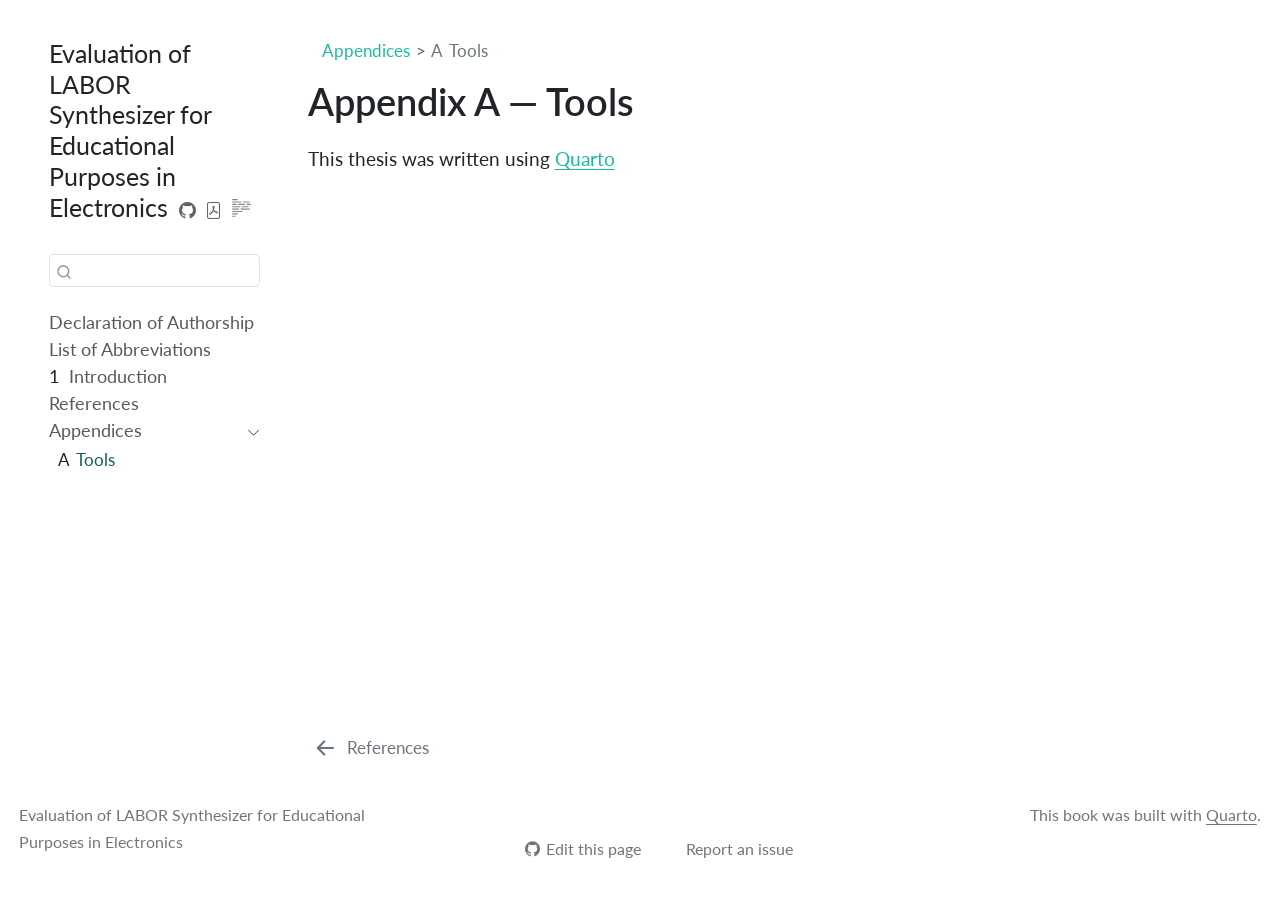
<file: appendix/appendix_A.html>
<!DOCTYPE html>
<html xmlns="http://www.w3.org/1999/xhtml" lang="en" xml:lang="en"><head>

<meta charset="utf-8">
<meta name="generator" content="quarto-1.10.19">

<meta name="viewport" content="width=device-width, initial-scale=1.0, user-scalable=yes">


<title>Appendix A — Tools – Evaluation of LABOR Synthesizer for Educational Purposes in Electronics</title>
<style>
/* Default styles provided by pandoc.
** See https://pandoc.org/MANUAL.html#variables-for-html for config info.
*/
span.smallcaps{font-variant: small-caps;}
div.columns{display: flex; gap: 1.5em;}
div.column{flex: auto;}
@media screen {
div.columns{gap: min(4vw, 1.5em);}
div.column{overflow-x: auto;}
}
div.hanging-indent{margin-left: 1.5em; text-indent: -1.5em;}
ul.task-list{list-style: none;}
ul.task-list li input[type="checkbox"] {
  width: 0.8em;
  margin: 0 0.8em 0.2em -1em; /* quarto-specific, see https://github.com/quarto-dev/quarto-cli/issues/4556 */ 
  vertical-align: middle;
}
</style>


<script src="../site_libs/quarto-nav/quarto-nav.js"></script>
<script src="../site_libs/quarto-nav/headroom.min.js"></script>
<script src="../site_libs/clipboard/clipboard.min.js"></script>
<script src="../site_libs/quarto-search/autocomplete.umd.js"></script>
<script src="../site_libs/quarto-search/fuse.min.js"></script>
<script src="../site_libs/quarto-search/quarto-search.js"></script>
<meta name="quarto:offset" content="../">
<link href="../references.html" rel="prev">
<script src="../site_libs/quarto-html/quarto.js" type="module"></script>
<script src="../site_libs/quarto-html/tabsets/tabsets.js" type="module"></script>
<script src="../site_libs/quarto-html/popper.min.js"></script>
<script src="../site_libs/quarto-html/tippy.umd.min.js"></script>
<script src="../site_libs/quarto-html/anchor.min.js"></script>
<link href="../site_libs/quarto-html/tippy.css" rel="stylesheet">
<link href="../site_libs/quarto-html/quarto-syntax-highlighting-5c1318cf63eba56dbef7ba16bc7d56f5.css" rel="stylesheet" id="quarto-text-highlighting-styles">
<script src="../site_libs/bootstrap/bootstrap.min.js"></script>
<link href="../site_libs/bootstrap/bootstrap-icons.css" rel="stylesheet">
<link href="../site_libs/bootstrap/bootstrap-9d76ca62eed1c98cead66c40863d9800.min.css" rel="stylesheet" append-hash="true" id="quarto-bootstrap" data-mode="light">
<script id="quarto-search-options" type="application/json">{
  "location": "sidebar",
  "copy-button": false,
  "collapse-after": 3,
  "panel-placement": "start",
  "type": "textbox",
  "limit": 50,
  "keyboard-shortcut": [
    "f",
    "/",
    "s"
  ],
  "show-item-context": false,
  "language": {
    "search-no-results-text": "No results",
    "search-matching-documents-text": "matching documents",
    "search-copy-link-title": "Copy link to search",
    "search-hide-matches-text": "Hide additional matches",
    "search-more-match-text": "more match in this document",
    "search-more-matches-text": "more matches in this document",
    "search-clear-button-title": "Clear",
    "search-text-placeholder": "",
    "search-detached-cancel-button-title": "Cancel",
    "search-submit-button-title": "Submit",
    "search-label": "Search"
  }
}</script>


</head>

<body class="nav-sidebar floating quarto-light">

<div id="quarto-search-results"></div>
  <header id="quarto-header" class="headroom fixed-top">
  <nav class="quarto-secondary-nav">
    <div class="container-fluid d-flex">
      <button type="button" class="quarto-btn-toggle btn" data-bs-toggle="collapse" role="button" data-bs-target=".quarto-sidebar-collapse-item" aria-controls="quarto-sidebar" aria-expanded="false" aria-label="Toggle sidebar navigation" onclick="if (window.quartoToggleHeadroom) { window.quartoToggleHeadroom(); }">
        <i class="bi bi-layout-text-sidebar-reverse"></i>
      </button>
        <nav class="quarto-page-breadcrumbs" aria-label="breadcrumb"><ol class="breadcrumb"><li class="breadcrumb-item"><a href="../appendix/appendix_A.html">Appendices</a></li><li class="breadcrumb-item"><a href="../appendix/appendix_A.html"><span class="chapter-number">A</span>&nbsp; <span class="chapter-title">Tools</span></a></li></ol></nav>
        <a class="flex-grow-1" role="navigation" data-bs-toggle="collapse" data-bs-target=".quarto-sidebar-collapse-item" aria-controls="quarto-sidebar" aria-expanded="false" aria-label="Toggle sidebar navigation" onclick="if (window.quartoToggleHeadroom) { window.quartoToggleHeadroom(); }">      
        </a>
      <button type="button" class="btn quarto-search-button" aria-label="Search" onclick="window.quartoOpenSearch();">
        <i class="bi bi-search"></i>
      </button>
    </div>
  </nav>
</header>
<!-- content -->
<div id="quarto-content" class="quarto-container page-columns page-rows-contents page-layout-article">
<!-- sidebar -->
  <nav id="quarto-sidebar" class="sidebar collapse collapse-horizontal quarto-sidebar-collapse-item sidebar-navigation floating overflow-auto">
    <div class="pt-lg-2 mt-2 text-left sidebar-header">
    <div class="sidebar-title mb-0 py-0">
      <a href="../">Evaluation of LABOR Synthesizer for Educational Purposes in Electronics</a> 
        <div class="sidebar-tools-main tools-wide">
    <a href="https://github.com/psai-harshita/MasterarbeitSynthCkts" title="Source Code" class="quarto-navigation-tool px-1" aria-label="Source Code"><i class="bi bi-github"></i></a>
    <a href="../thesis_psh.pdf" title="Download PDF" class="quarto-navigation-tool px-1" aria-label="Download PDF"><i class="bi bi-file-pdf"></i></a>
  <a href="" class="quarto-reader-toggle quarto-navigation-tool px-1" onclick="window.quartoToggleReader(); return false;" title="Toggle reader mode">
  <div class="quarto-reader-toggle-btn">
  <i class="bi"></i>
  </div>
</a>
</div>
    </div>
      </div>
        <div class="mt-2 flex-shrink-0 align-items-center">
        <div class="sidebar-search">
        <div id="quarto-search" class="" title="Search"></div>
        </div>
        </div>
    <div class="sidebar-menu-container"> 
    <ul class="list-unstyled mt-1">
        <li class="sidebar-item">
  <div class="sidebar-item-container"> 
  <a href="../frontmatter/02-declaration.html" class="sidebar-item-text sidebar-link">
 <span class="menu-text">Declaration of Authorship</span></a>
  </div>
</li>
        <li class="sidebar-item">
  <div class="sidebar-item-container"> 
  <a href="../index.html" class="sidebar-item-text sidebar-link">
 <span class="menu-text">List of Abbreviations</span></a>
  </div>
</li>
        <li class="sidebar-item">
  <div class="sidebar-item-container"> 
  <a href="../chapter1.html" class="sidebar-item-text sidebar-link">
 <span class="menu-text"><span class="chapter-number">1</span>&nbsp; <span class="chapter-title">Introduction</span></span></a>
  </div>
</li>
        <li class="sidebar-item">
  <div class="sidebar-item-container"> 
  <a href="../references.html" class="sidebar-item-text sidebar-link">
 <span class="menu-text">References</span></a>
  </div>
</li>
        <li class="sidebar-item sidebar-item-section">
      <div class="sidebar-item-container"> 
            <a class="sidebar-item-text sidebar-link text-start" data-bs-toggle="collapse" data-bs-target="#quarto-sidebar-section-1" role="navigation" aria-expanded="true">
 <span class="menu-text">Appendices</span></a>
          <a class="sidebar-item-toggle text-start" data-bs-toggle="collapse" data-bs-target="#quarto-sidebar-section-1" role="navigation" aria-expanded="true" aria-label="Toggle section">
            <i class="bi bi-chevron-right ms-2"></i>
          </a> 
      </div>
      <ul id="quarto-sidebar-section-1" class="collapse list-unstyled sidebar-section depth1 show">  
          <li class="sidebar-item">
  <div class="sidebar-item-container"> 
  <a href="../appendix/appendix_A.html" class="sidebar-item-text sidebar-link active">
 <span class="menu-text"><span class="chapter-number">A</span>&nbsp; <span class="chapter-title">Tools</span></span></a>
  </div>
</li>
      </ul>
  </li>
    </ul>
    </div>
</nav>
<div id="quarto-sidebar-glass" class="quarto-sidebar-collapse-item" data-bs-toggle="collapse" data-bs-target=".quarto-sidebar-collapse-item"></div>
<!-- margin-sidebar -->
    <div id="quarto-margin-sidebar" class="sidebar margin-sidebar zindex-bottom">
        
    </div>
<!-- main -->
<main class="content" id="quarto-document-content">

<header id="title-block-header" class="quarto-title-block default"><nav class="quarto-page-breadcrumbs quarto-title-breadcrumbs d-none d-lg-block" aria-label="breadcrumb"><ol class="breadcrumb"><li class="breadcrumb-item"><a href="../appendix/appendix_A.html">Appendices</a></li><li class="breadcrumb-item"><a href="../appendix/appendix_A.html"><span class="chapter-number">A</span>&nbsp; <span class="chapter-title">Tools</span></a></li></ol></nav>
<div class="quarto-title">
<h1 class="title"><span id="sec-tools" class="quarto-section-identifier">Appendix A — Tools</span></h1>
</div>



<div class="quarto-title-meta">

    
  
    
  </div>
  


</header>


<p>This thesis was written using <a href="https://quarto.org/">Quarto</a></p>



</main> <!-- /main -->
<script id="quarto-html-after-body" type="application/javascript">
  window.document.addEventListener("DOMContentLoaded", function (event) {
    const icon = "";
    const anchorJS = new window.AnchorJS();
    anchorJS.options = {
      placement: 'right',
      icon: icon
    };
    anchorJS.add('.anchored');
    const isCodeAnnotation = (el) => {
      for (const clz of el.classList) {
        if (clz.startsWith('code-annotation-')) {                     
          return true;
        }
      }
      return false;
    }
    const onCopySuccess = function(e) {
      // button target
      const button = e.trigger;
      // don't keep focus
      button.blur();
      // flash "checked"
      button.classList.add('code-copy-button-checked');
      var currentTitle = button.getAttribute("title");
      button.setAttribute("title", "Copied!");
      let tooltip;
      if (window.bootstrap) {
        button.setAttribute("data-bs-toggle", "tooltip");
        button.setAttribute("data-bs-placement", "left");
        button.setAttribute("data-bs-title", "Copied!");
        tooltip = new bootstrap.Tooltip(button, 
          { trigger: "manual", 
            customClass: "code-copy-button-tooltip",
            offset: [0, -8]});
        tooltip.show();    
      }
      setTimeout(function() {
        if (tooltip) {
          tooltip.hide();
          button.removeAttribute("data-bs-title");
          button.removeAttribute("data-bs-toggle");
          button.removeAttribute("data-bs-placement");
        }
        button.setAttribute("title", currentTitle);
        button.classList.remove('code-copy-button-checked');
      }, 1000);
      // clear code selection
      e.clearSelection();
    }
    const getTextToCopy = function(trigger) {
      const outerScaffold = trigger.parentElement.cloneNode(true);
      const codeEl = outerScaffold.querySelector('code');
      for (const childEl of codeEl.children) {
        if (isCodeAnnotation(childEl)) {
          childEl.remove();
        }
      }
      return codeEl.innerText;
    }
    const clipboard = new window.ClipboardJS('.code-copy-button:not([data-in-quarto-modal])', {
      text: getTextToCopy
    });
    clipboard.on('success', onCopySuccess);
    if (window.document.getElementById('quarto-embedded-source-code-modal')) {
      const clipboardModal = new window.ClipboardJS('.code-copy-button[data-in-quarto-modal]', {
        text: getTextToCopy,
        container: window.document.getElementById('quarto-embedded-source-code-modal')
      });
      clipboardModal.on('success', onCopySuccess);
    }
      var localhostRegex = new RegExp(/^(?:http|https):\/\/localhost\:?[0-9]*\//);
      var mailtoRegex = new RegExp(/^mailto:/);
        var filterRegex = new RegExp('/' + window.location.host + '/');
      var isInternal = (href) => {
          return filterRegex.test(href) || localhostRegex.test(href) || mailtoRegex.test(href);
      }
      // Inspect non-navigation links and adorn them if external
     var links = window.document.querySelectorAll('a[href]:not(.nav-link):not(.navbar-brand):not(.toc-action):not(.sidebar-link):not(.sidebar-item-toggle):not(.pagination-link):not(.no-external):not([aria-hidden]):not(.dropdown-item):not(.quarto-navigation-tool):not(.about-link)');
      for (var i=0; i<links.length; i++) {
        const link = links[i];
        if (!isInternal(link.href)) {
          // undo the damage that might have been done by quarto-nav.js in the case of
          // links that we want to consider external
          if (link.dataset.originalHref !== undefined) {
            link.href = link.dataset.originalHref;
          }
        }
      }
    function tippyHover(el, contentFn, onTriggerFn, onUntriggerFn) {
      const config = {
        allowHTML: true,
        maxWidth: 500,
        delay: 100,
        arrow: false,
        appendTo: function(el) {
            return el.parentElement;
        },
        interactive: true,
        interactiveBorder: 10,
        theme: 'quarto',
        placement: 'bottom-start',
      };
      if (contentFn) {
        config.content = contentFn;
      }
      if (onTriggerFn) {
        config.onTrigger = onTriggerFn;
      }
      if (onUntriggerFn) {
        config.onUntrigger = onUntriggerFn;
      }
      window.tippy(el, config); 
    }
    const noterefs = window.document.querySelectorAll('a[role="doc-noteref"]');
    for (var i=0; i<noterefs.length; i++) {
      const ref = noterefs[i];
      tippyHover(ref, function() {
        // use id or data attribute instead here
        let href = ref.getAttribute('data-footnote-href') || ref.getAttribute('href');
        try { href = new URL(href).hash; } catch {}
        const id = href.replace(/^#\/?/, "");
        const note = window.document.getElementById(id);
        if (note) {
          return note.innerHTML;
        } else {
          return "";
        }
      });
    }
    const xrefs = window.document.querySelectorAll('a.quarto-xref');
    const processXRef = (id, note) => {
      // Strip column container classes
      const stripColumnClz = (el) => {
        el.classList.remove("page-full", "page-columns");
        if (el.children) {
          for (const child of el.children) {
            stripColumnClz(child);
          }
        }
      }
      stripColumnClz(note)
      if (id === null || id.startsWith('sec-')) {
        // Special case sections, only their first couple elements
        const container = document.createElement("div");
        if (note.children && note.children.length > 2) {
          container.appendChild(note.children[0].cloneNode(true));
          for (let i = 1; i < note.children.length; i++) {
            const child = note.children[i];
            if (child.tagName === "P" && child.innerText === "") {
              continue;
            } else {
              container.appendChild(child.cloneNode(true));
              break;
            }
          }
          if (window.Quarto?.typesetMath) {
            window.Quarto.typesetMath(container);
          }
          return container.innerHTML
        } else {
          if (window.Quarto?.typesetMath) {
            window.Quarto.typesetMath(note);
          }
          return note.innerHTML;
        }
      } else {
        // Remove any anchor links if they are present
        const anchorLink = note.querySelector('a.anchorjs-link');
        if (anchorLink) {
          anchorLink.remove();
        }
        if (window.Quarto?.typesetMath) {
          window.Quarto.typesetMath(note);
        }
        if (note.classList.contains("callout")) {
          return note.outerHTML;
        } else {
          return note.innerHTML;
        }
      }
    }
    for (var i=0; i<xrefs.length; i++) {
      const xref = xrefs[i];
      tippyHover(xref, undefined, function(instance) {
        instance.disable();
        let url = xref.getAttribute('href');
        let hash = undefined; 
        if (url.startsWith('#')) {
          hash = url;
        } else {
          try { hash = new URL(url).hash; } catch {}
        }
        if (hash) {
          const id = hash.replace(/^#\/?/, "");
          const note = window.document.getElementById(id);
          if (note !== null) {
            try {
              const html = processXRef(id, note.cloneNode(true));
              instance.setContent(html);
            } finally {
              instance.enable();
              instance.show();
            }
          } else {
            // See if we can fetch this
            fetch(url.split('#')[0])
            .then(res => res.text())
            .then(html => {
              const parser = new DOMParser();
              const htmlDoc = parser.parseFromString(html, "text/html");
              const note = htmlDoc.getElementById(id);
              if (note !== null) {
                const html = processXRef(id, note);
                instance.setContent(html);
              } 
            }).finally(() => {
              instance.enable();
              instance.show();
            });
          }
        } else {
          // See if we can fetch a full url (with no hash to target)
          // This is a special case and we should probably do some content thinning / targeting
          fetch(url)
          .then(res => res.text())
          .then(html => {
            const parser = new DOMParser();
            const htmlDoc = parser.parseFromString(html, "text/html");
            const note = htmlDoc.querySelector('main.content');
            if (note !== null) {
              // This should only happen for chapter cross references
              // (since there is no id in the URL)
              // remove the first header
              if (note.children.length > 0 && note.children[0].tagName === "HEADER") {
                note.children[0].remove();
              }
              const html = processXRef(null, note);
              instance.setContent(html);
            } 
          }).finally(() => {
            instance.enable();
            instance.show();
          });
        }
      }, function(instance) {
      });
    }
        let selectedAnnoteEl;
        const selectorForAnnotation = ( cell, annotation) => {
          let cellAttr = 'data-code-cell="' + cell + '"';
          let lineAttr = 'data-code-annotation="' +  annotation + '"';
          const selector = 'span[' + cellAttr + '][' + lineAttr + ']';
          return selector;
        }
        const selectCodeLines = (annoteEl) => {
          const doc = window.document;
          const targetCell = annoteEl.getAttribute("data-target-cell");
          const targetAnnotation = annoteEl.getAttribute("data-target-annotation");
          const annoteSpan = window.document.querySelector(selectorForAnnotation(targetCell, targetAnnotation));
          const lines = annoteSpan.getAttribute("data-code-lines").split(",");
          const lineIds = lines.map((line) => {
            return targetCell + "-" + line;
          })
          let top = null;
          let height = null;
          let parent = null;
          if (lineIds.length > 0) {
              //compute the position of the single el (top and bottom and make a div)
              const el = window.document.getElementById(lineIds[0]);
              top = el.offsetTop;
              height = el.offsetHeight;
              parent = el.parentElement.parentElement;
            if (lineIds.length > 1) {
              const lastEl = window.document.getElementById(lineIds[lineIds.length - 1]);
              const bottom = lastEl.offsetTop + lastEl.offsetHeight;
              height = bottom - top;
            }
            if (top !== null && height !== null && parent !== null) {
              // cook up a div (if necessary) and position it 
              let div = window.document.getElementById("code-annotation-line-highlight");
              if (div === null) {
                div = window.document.createElement("div");
                div.setAttribute("id", "code-annotation-line-highlight");
                div.style.position = 'absolute';
                parent.appendChild(div);
              }
              div.style.top = top - 2 + "px";
              div.style.height = height + 4 + "px";
              div.style.left = 0;
              let gutterDiv = window.document.getElementById("code-annotation-line-highlight-gutter");
              if (gutterDiv === null) {
                gutterDiv = window.document.createElement("div");
                gutterDiv.setAttribute("id", "code-annotation-line-highlight-gutter");
                gutterDiv.style.position = 'absolute';
                const codeCell = window.document.getElementById(targetCell);
                const gutter = codeCell.querySelector('.code-annotation-gutter');
                gutter.appendChild(gutterDiv);
              }
              gutterDiv.style.top = top - 2 + "px";
              gutterDiv.style.height = height + 4 + "px";
            }
            selectedAnnoteEl = annoteEl;
          }
        };
        const unselectCodeLines = () => {
          const elementsIds = ["code-annotation-line-highlight", "code-annotation-line-highlight-gutter"];
          elementsIds.forEach((elId) => {
            const div = window.document.getElementById(elId);
            if (div) {
              div.remove();
            }
          });
          selectedAnnoteEl = undefined;
        };
          // Handle positioning of the toggle
      window.addEventListener(
        "resize",
        throttle(() => {
          elRect = undefined;
          if (selectedAnnoteEl) {
            selectCodeLines(selectedAnnoteEl);
          }
        }, 10)
      );
      function throttle(fn, ms) {
      let throttle = false;
      let timer;
        return (...args) => {
          if(!throttle) { // first call gets through
              fn.apply(this, args);
              throttle = true;
          } else { // all the others get throttled
              if(timer) clearTimeout(timer); // cancel #2
              timer = setTimeout(() => {
                fn.apply(this, args);
                timer = throttle = false;
              }, ms);
          }
        };
      }
        // Attach click handler to the DT
        const annoteDls = window.document.querySelectorAll('dt[data-target-cell]');
        for (const annoteDlNode of annoteDls) {
          annoteDlNode.addEventListener('click', (event) => {
            const clickedEl = event.target;
            if (clickedEl !== selectedAnnoteEl) {
              unselectCodeLines();
              const activeEl = window.document.querySelector('dt[data-target-cell].code-annotation-active');
              if (activeEl) {
                activeEl.classList.remove('code-annotation-active');
              }
              selectCodeLines(clickedEl);
              clickedEl.classList.add('code-annotation-active');
            } else {
              // Unselect the line
              unselectCodeLines();
              clickedEl.classList.remove('code-annotation-active');
            }
          });
        }
    const findCites = (el) => {
      const parentEl = el.parentElement;
      if (parentEl) {
        const cites = parentEl.dataset.cites;
        if (cites) {
          return {
            el,
            cites: cites.split(' ')
          };
        } else {
          return findCites(el.parentElement)
        }
      } else {
        return undefined;
      }
    };
    var bibliorefs = window.document.querySelectorAll('a[role="doc-biblioref"]');
    for (var i=0; i<bibliorefs.length; i++) {
      const ref = bibliorefs[i];
      const citeInfo = findCites(ref);
      if (citeInfo) {
        tippyHover(citeInfo.el, function() {
          var popup = window.document.createElement('div');
          citeInfo.cites.forEach(function(cite) {
            var citeDiv = window.document.createElement('div');
            citeDiv.classList.add('hanging-indent');
            citeDiv.classList.add('csl-entry');
            var biblioDiv = window.document.getElementById('ref-' + cite);
            if (biblioDiv) {
              citeDiv.innerHTML = biblioDiv.innerHTML;
            }
            popup.appendChild(citeDiv);
          });
          return popup.innerHTML;
        });
      }
    }
  });
  </script>
<nav class="page-navigation">
  <div class="nav-page nav-page-previous">
      <a href="../references.html" class="pagination-link" aria-label="References">
        <i class="bi bi-arrow-left-short"></i> <span class="nav-page-text">References</span>
      </a>          
  </div>
  <div class="nav-page nav-page-next">
  </div>
</nav>
</div> <!-- /content -->
<footer class="footer">
  <div class="nav-footer">
    <div class="nav-footer-left">
<p>Evaluation of LABOR Synthesizer for Educational Purposes in Electronics</p>
</div>   
    <div class="nav-footer-center">
      &nbsp;
    <div class="toc-actions"><ul><li><a href="https://github.com/psai-harshita/MasterarbeitSynthCkts/edit/main/appendix/appendix_A.qmd" class="toc-action"><i class="bi bi-github"></i>Edit this page</a></li><li><a href="https://github.com/psai-harshita/MasterarbeitSynthCkts/issues/new" class="toc-action"><i class="bi empty"></i>Report an issue</a></li></ul></div></div>
    <div class="nav-footer-right">
<p>This book was built with <a href="https://quarto.org/">Quarto</a>.</p>
</div>
  </div>
</footer>




</body></html>
</file>
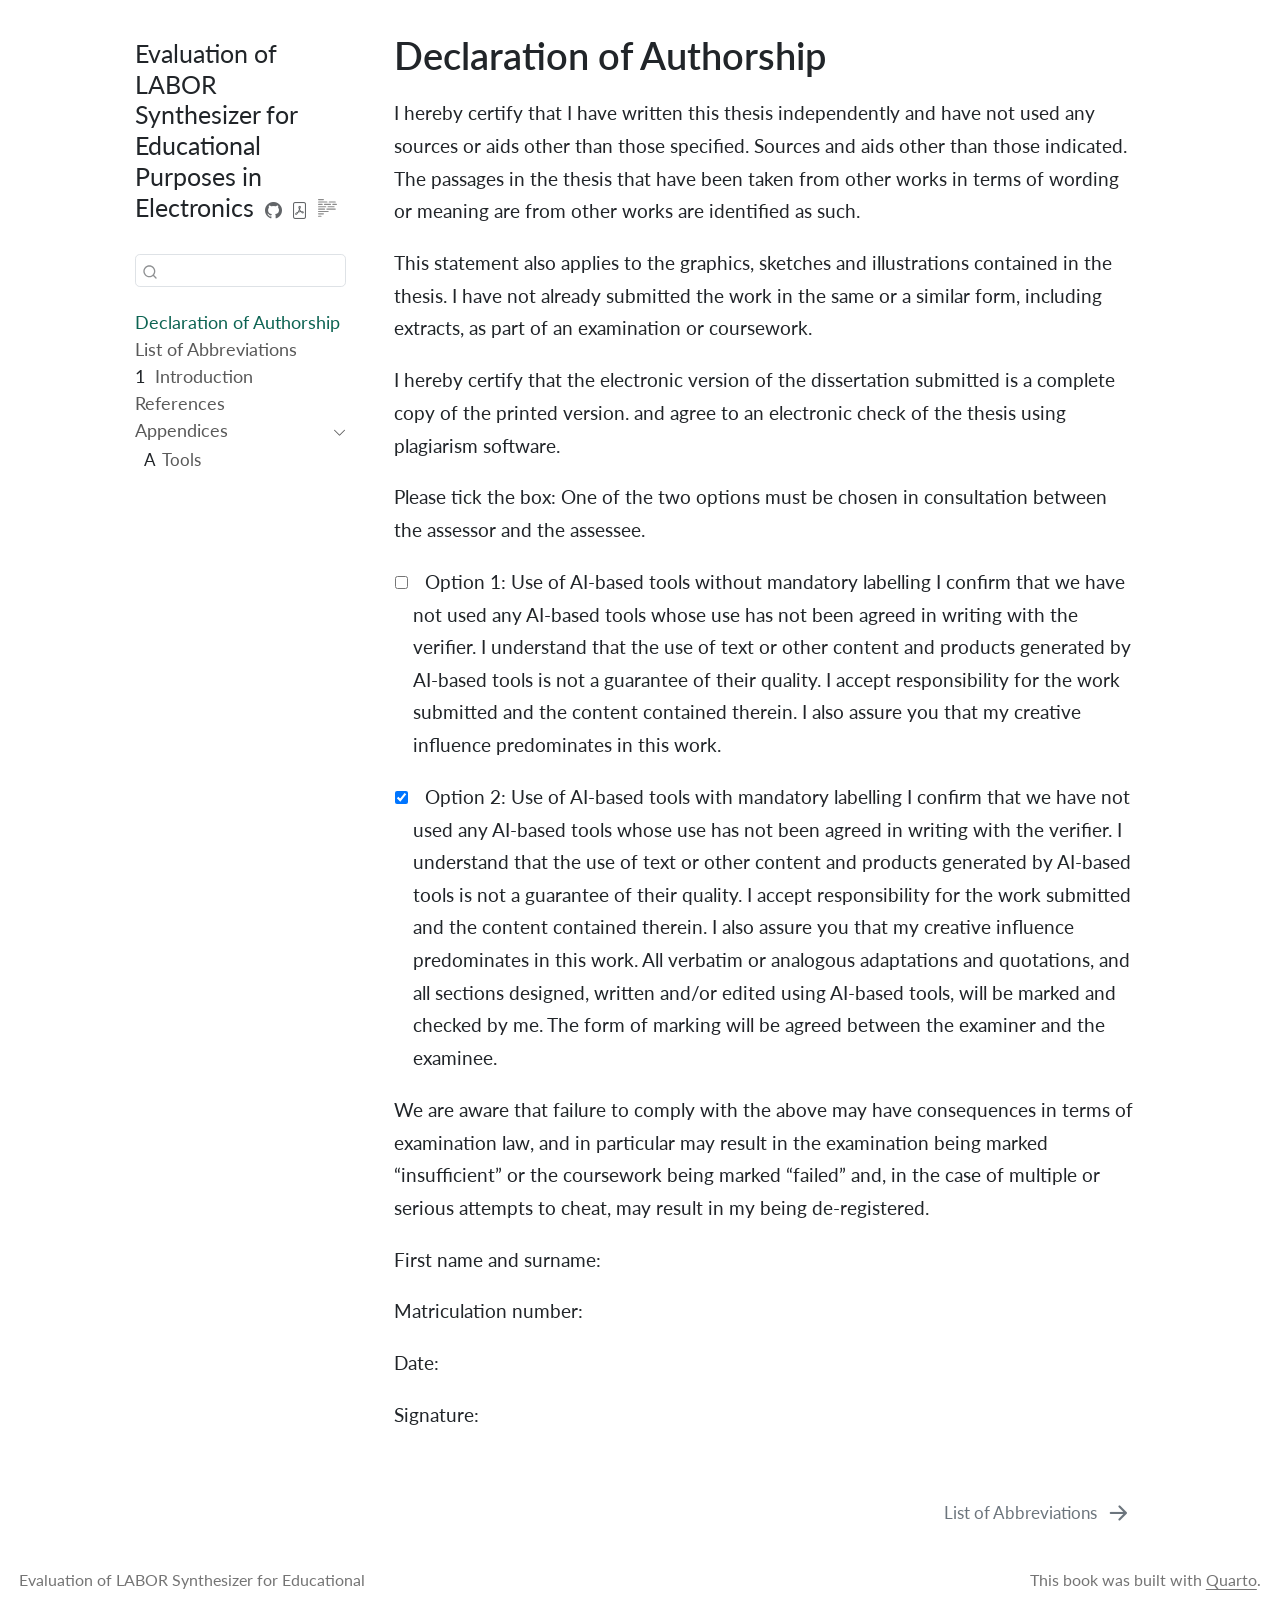
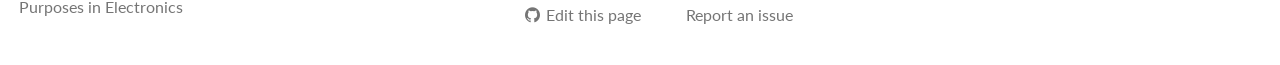
<file: frontmatter/02-declaration.html>
<!DOCTYPE html>
<html xmlns="http://www.w3.org/1999/xhtml" lang="en" xml:lang="en"><head>

<meta charset="utf-8">
<meta name="generator" content="quarto-1.10.19">

<meta name="viewport" content="width=device-width, initial-scale=1.0, user-scalable=yes">


<title>Declaration of Authorship – Evaluation of LABOR Synthesizer for Educational Purposes in Electronics</title>
<style>
/* Default styles provided by pandoc.
** See https://pandoc.org/MANUAL.html#variables-for-html for config info.
*/
span.smallcaps{font-variant: small-caps;}
div.columns{display: flex; gap: 1.5em;}
div.column{flex: auto;}
@media screen {
div.columns{gap: min(4vw, 1.5em);}
div.column{overflow-x: auto;}
}
div.hanging-indent{margin-left: 1.5em; text-indent: -1.5em;}
ul.task-list{list-style: none;}
ul.task-list li input[type="checkbox"] {
  width: 0.8em;
  margin: 0 0.8em 0.2em -1em; /* quarto-specific, see https://github.com/quarto-dev/quarto-cli/issues/4556 */ 
  vertical-align: middle;
}
</style>


<script src="../site_libs/quarto-nav/quarto-nav.js"></script>
<script src="../site_libs/quarto-nav/headroom.min.js"></script>
<script src="../site_libs/clipboard/clipboard.min.js"></script>
<script src="../site_libs/quarto-search/autocomplete.umd.js"></script>
<script src="../site_libs/quarto-search/fuse.min.js"></script>
<script src="../site_libs/quarto-search/quarto-search.js"></script>
<meta name="quarto:offset" content="../">
<link href="../index.html" rel="next">
<script src="../site_libs/quarto-html/quarto.js" type="module"></script>
<script src="../site_libs/quarto-html/tabsets/tabsets.js" type="module"></script>
<script src="../site_libs/quarto-html/popper.min.js"></script>
<script src="../site_libs/quarto-html/tippy.umd.min.js"></script>
<script src="../site_libs/quarto-html/anchor.min.js"></script>
<link href="../site_libs/quarto-html/tippy.css" rel="stylesheet">
<link href="../site_libs/quarto-html/quarto-syntax-highlighting-5c1318cf63eba56dbef7ba16bc7d56f5.css" rel="stylesheet" id="quarto-text-highlighting-styles">
<script src="../site_libs/bootstrap/bootstrap.min.js"></script>
<link href="../site_libs/bootstrap/bootstrap-icons.css" rel="stylesheet">
<link href="../site_libs/bootstrap/bootstrap-9d76ca62eed1c98cead66c40863d9800.min.css" rel="stylesheet" append-hash="true" id="quarto-bootstrap" data-mode="light">
<script id="quarto-search-options" type="application/json">{
  "location": "sidebar",
  "copy-button": false,
  "collapse-after": 3,
  "panel-placement": "start",
  "type": "textbox",
  "limit": 50,
  "keyboard-shortcut": [
    "f",
    "/",
    "s"
  ],
  "show-item-context": false,
  "language": {
    "search-no-results-text": "No results",
    "search-matching-documents-text": "matching documents",
    "search-copy-link-title": "Copy link to search",
    "search-hide-matches-text": "Hide additional matches",
    "search-more-match-text": "more match in this document",
    "search-more-matches-text": "more matches in this document",
    "search-clear-button-title": "Clear",
    "search-text-placeholder": "",
    "search-detached-cancel-button-title": "Cancel",
    "search-submit-button-title": "Submit",
    "search-label": "Search"
  }
}</script>


</head>

<body class="nav-sidebar floating fullcontent quarto-light">

<div id="quarto-search-results"></div>
  <header id="quarto-header" class="headroom fixed-top">
  <nav class="quarto-secondary-nav">
    <div class="container-fluid d-flex">
      <button type="button" class="quarto-btn-toggle btn" data-bs-toggle="collapse" role="button" data-bs-target=".quarto-sidebar-collapse-item" aria-controls="quarto-sidebar" aria-expanded="false" aria-label="Toggle sidebar navigation" onclick="if (window.quartoToggleHeadroom) { window.quartoToggleHeadroom(); }">
        <i class="bi bi-layout-text-sidebar-reverse"></i>
      </button>
        <nav class="quarto-page-breadcrumbs" aria-label="breadcrumb"><ol class="breadcrumb"><li class="breadcrumb-item"><a href="../frontmatter/02-declaration.html">Declaration of Authorship</a></li></ol></nav>
        <a class="flex-grow-1" role="navigation" data-bs-toggle="collapse" data-bs-target=".quarto-sidebar-collapse-item" aria-controls="quarto-sidebar" aria-expanded="false" aria-label="Toggle sidebar navigation" onclick="if (window.quartoToggleHeadroom) { window.quartoToggleHeadroom(); }">      
        </a>
      <button type="button" class="btn quarto-search-button" aria-label="Search" onclick="window.quartoOpenSearch();">
        <i class="bi bi-search"></i>
      </button>
    </div>
  </nav>
</header>
<!-- content -->
<div id="quarto-content" class="quarto-container page-columns page-rows-contents page-layout-article">
<!-- sidebar -->
  <nav id="quarto-sidebar" class="sidebar collapse collapse-horizontal quarto-sidebar-collapse-item sidebar-navigation floating overflow-auto">
    <div class="pt-lg-2 mt-2 text-left sidebar-header">
    <div class="sidebar-title mb-0 py-0">
      <a href="../">Evaluation of LABOR Synthesizer for Educational Purposes in Electronics</a> 
        <div class="sidebar-tools-main tools-wide">
    <a href="https://github.com/psai-harshita/MasterarbeitSynthCkts" title="Source Code" class="quarto-navigation-tool px-1" aria-label="Source Code"><i class="bi bi-github"></i></a>
    <a href="../thesis_psh.pdf" title="Download PDF" class="quarto-navigation-tool px-1" aria-label="Download PDF"><i class="bi bi-file-pdf"></i></a>
  <a href="" class="quarto-reader-toggle quarto-navigation-tool px-1" onclick="window.quartoToggleReader(); return false;" title="Toggle reader mode">
  <div class="quarto-reader-toggle-btn">
  <i class="bi"></i>
  </div>
</a>
</div>
    </div>
      </div>
        <div class="mt-2 flex-shrink-0 align-items-center">
        <div class="sidebar-search">
        <div id="quarto-search" class="" title="Search"></div>
        </div>
        </div>
    <div class="sidebar-menu-container"> 
    <ul class="list-unstyled mt-1">
        <li class="sidebar-item">
  <div class="sidebar-item-container"> 
  <a href="../frontmatter/02-declaration.html" class="sidebar-item-text sidebar-link active">
 <span class="menu-text">Declaration of Authorship</span></a>
  </div>
</li>
        <li class="sidebar-item">
  <div class="sidebar-item-container"> 
  <a href="../index.html" class="sidebar-item-text sidebar-link">
 <span class="menu-text">List of Abbreviations</span></a>
  </div>
</li>
        <li class="sidebar-item">
  <div class="sidebar-item-container"> 
  <a href="../chapter1.html" class="sidebar-item-text sidebar-link">
 <span class="menu-text"><span class="chapter-number">1</span>&nbsp; <span class="chapter-title">Introduction</span></span></a>
  </div>
</li>
        <li class="sidebar-item">
  <div class="sidebar-item-container"> 
  <a href="../references.html" class="sidebar-item-text sidebar-link">
 <span class="menu-text">References</span></a>
  </div>
</li>
        <li class="sidebar-item sidebar-item-section">
      <div class="sidebar-item-container"> 
            <a class="sidebar-item-text sidebar-link text-start" data-bs-toggle="collapse" data-bs-target="#quarto-sidebar-section-1" role="navigation" aria-expanded="true">
 <span class="menu-text">Appendices</span></a>
          <a class="sidebar-item-toggle text-start" data-bs-toggle="collapse" data-bs-target="#quarto-sidebar-section-1" role="navigation" aria-expanded="true" aria-label="Toggle section">
            <i class="bi bi-chevron-right ms-2"></i>
          </a> 
      </div>
      <ul id="quarto-sidebar-section-1" class="collapse list-unstyled sidebar-section depth1 show">  
          <li class="sidebar-item">
  <div class="sidebar-item-container"> 
  <a href="../appendix/appendix_A.html" class="sidebar-item-text sidebar-link">
 <span class="menu-text"><span class="chapter-number">A</span>&nbsp; <span class="chapter-title">Tools</span></span></a>
  </div>
</li>
      </ul>
  </li>
    </ul>
    </div>
</nav>
<div id="quarto-sidebar-glass" class="quarto-sidebar-collapse-item" data-bs-toggle="collapse" data-bs-target=".quarto-sidebar-collapse-item"></div>
<!-- margin-sidebar -->
    
<!-- main -->
<main class="content" id="quarto-document-content">

<header id="title-block-header" class="quarto-title-block default">
<div class="quarto-title">
<h1 class="title">Declaration of Authorship</h1>
</div>



<div class="quarto-title-meta">

    
  
    
  </div>
  


</header>


<p>I hereby certify that I have written this thesis independently and have not used any sources or aids other than those specified. Sources and aids other than those indicated. The passages in the thesis that have been taken from other works in terms of wording or meaning are from other works are identified as such.</p>
<p>This statement also applies to the graphics, sketches and illustrations contained in the thesis. I have not already submitted the work in the same or a similar form, including extracts, as part of an examination or coursework.</p>
<p>I hereby certify that the electronic version of the dissertation submitted is a complete copy of the printed version. and agree to an electronic check of the thesis using plagiarism software.</p>
<p>Please tick the box: One of the two options must be chosen in consultation between the assessor and the assessee.</p>
<ul class="task-list">
<li><p><label><input type="checkbox">Option 1: Use of AI-based tools without mandatory labelling I confirm that we have not used any AI-based tools whose use has not been agreed in writing with the verifier. I understand that the use of text or other content and products generated by AI-based tools is not a guarantee of their quality. I accept responsibility for the work submitted and the content contained therein. I also assure you that my creative influence predominates in this work.</label></p></li>
<li><p><label><input type="checkbox" checked="">Option 2: Use of AI-based tools with mandatory labelling I confirm that we have not used any AI-based tools whose use has not been agreed in writing with the verifier. I understand that the use of text or other content and products generated by AI-based tools is not a guarantee of their quality. I accept responsibility for the work submitted and the content contained therein. I also assure you that my creative influence predominates in this work. All verbatim or analogous adaptations and quotations, and all sections designed, written and/or edited using AI-based tools, will be marked and checked by me. The form of marking will be agreed between the examiner and the examinee.</label></p></li>
</ul>
<p>We are aware that failure to comply with the above may have consequences in terms of examination law, and in particular may result in the examination being marked “insufficient” or the coursework being marked “failed” and, in the case of multiple or serious attempts to cheat, may result in my being de-registered.</p>
<p>First name and surname:</p>
<p>Matriculation number:</p>
<p>Date:</p>
<p>Signature:</p>



</main> <!-- /main -->
<script id="quarto-html-after-body" type="application/javascript">
  window.document.addEventListener("DOMContentLoaded", function (event) {
    const icon = "";
    const anchorJS = new window.AnchorJS();
    anchorJS.options = {
      placement: 'right',
      icon: icon
    };
    anchorJS.add('.anchored');
    const isCodeAnnotation = (el) => {
      for (const clz of el.classList) {
        if (clz.startsWith('code-annotation-')) {                     
          return true;
        }
      }
      return false;
    }
    const onCopySuccess = function(e) {
      // button target
      const button = e.trigger;
      // don't keep focus
      button.blur();
      // flash "checked"
      button.classList.add('code-copy-button-checked');
      var currentTitle = button.getAttribute("title");
      button.setAttribute("title", "Copied!");
      let tooltip;
      if (window.bootstrap) {
        button.setAttribute("data-bs-toggle", "tooltip");
        button.setAttribute("data-bs-placement", "left");
        button.setAttribute("data-bs-title", "Copied!");
        tooltip = new bootstrap.Tooltip(button, 
          { trigger: "manual", 
            customClass: "code-copy-button-tooltip",
            offset: [0, -8]});
        tooltip.show();    
      }
      setTimeout(function() {
        if (tooltip) {
          tooltip.hide();
          button.removeAttribute("data-bs-title");
          button.removeAttribute("data-bs-toggle");
          button.removeAttribute("data-bs-placement");
        }
        button.setAttribute("title", currentTitle);
        button.classList.remove('code-copy-button-checked');
      }, 1000);
      // clear code selection
      e.clearSelection();
    }
    const getTextToCopy = function(trigger) {
      const outerScaffold = trigger.parentElement.cloneNode(true);
      const codeEl = outerScaffold.querySelector('code');
      for (const childEl of codeEl.children) {
        if (isCodeAnnotation(childEl)) {
          childEl.remove();
        }
      }
      return codeEl.innerText;
    }
    const clipboard = new window.ClipboardJS('.code-copy-button:not([data-in-quarto-modal])', {
      text: getTextToCopy
    });
    clipboard.on('success', onCopySuccess);
    if (window.document.getElementById('quarto-embedded-source-code-modal')) {
      const clipboardModal = new window.ClipboardJS('.code-copy-button[data-in-quarto-modal]', {
        text: getTextToCopy,
        container: window.document.getElementById('quarto-embedded-source-code-modal')
      });
      clipboardModal.on('success', onCopySuccess);
    }
      var localhostRegex = new RegExp(/^(?:http|https):\/\/localhost\:?[0-9]*\//);
      var mailtoRegex = new RegExp(/^mailto:/);
        var filterRegex = new RegExp('/' + window.location.host + '/');
      var isInternal = (href) => {
          return filterRegex.test(href) || localhostRegex.test(href) || mailtoRegex.test(href);
      }
      // Inspect non-navigation links and adorn them if external
     var links = window.document.querySelectorAll('a[href]:not(.nav-link):not(.navbar-brand):not(.toc-action):not(.sidebar-link):not(.sidebar-item-toggle):not(.pagination-link):not(.no-external):not([aria-hidden]):not(.dropdown-item):not(.quarto-navigation-tool):not(.about-link)');
      for (var i=0; i<links.length; i++) {
        const link = links[i];
        if (!isInternal(link.href)) {
          // undo the damage that might have been done by quarto-nav.js in the case of
          // links that we want to consider external
          if (link.dataset.originalHref !== undefined) {
            link.href = link.dataset.originalHref;
          }
        }
      }
    function tippyHover(el, contentFn, onTriggerFn, onUntriggerFn) {
      const config = {
        allowHTML: true,
        maxWidth: 500,
        delay: 100,
        arrow: false,
        appendTo: function(el) {
            return el.parentElement;
        },
        interactive: true,
        interactiveBorder: 10,
        theme: 'quarto',
        placement: 'bottom-start',
      };
      if (contentFn) {
        config.content = contentFn;
      }
      if (onTriggerFn) {
        config.onTrigger = onTriggerFn;
      }
      if (onUntriggerFn) {
        config.onUntrigger = onUntriggerFn;
      }
      window.tippy(el, config); 
    }
    const noterefs = window.document.querySelectorAll('a[role="doc-noteref"]');
    for (var i=0; i<noterefs.length; i++) {
      const ref = noterefs[i];
      tippyHover(ref, function() {
        // use id or data attribute instead here
        let href = ref.getAttribute('data-footnote-href') || ref.getAttribute('href');
        try { href = new URL(href).hash; } catch {}
        const id = href.replace(/^#\/?/, "");
        const note = window.document.getElementById(id);
        if (note) {
          return note.innerHTML;
        } else {
          return "";
        }
      });
    }
    const xrefs = window.document.querySelectorAll('a.quarto-xref');
    const processXRef = (id, note) => {
      // Strip column container classes
      const stripColumnClz = (el) => {
        el.classList.remove("page-full", "page-columns");
        if (el.children) {
          for (const child of el.children) {
            stripColumnClz(child);
          }
        }
      }
      stripColumnClz(note)
      if (id === null || id.startsWith('sec-')) {
        // Special case sections, only their first couple elements
        const container = document.createElement("div");
        if (note.children && note.children.length > 2) {
          container.appendChild(note.children[0].cloneNode(true));
          for (let i = 1; i < note.children.length; i++) {
            const child = note.children[i];
            if (child.tagName === "P" && child.innerText === "") {
              continue;
            } else {
              container.appendChild(child.cloneNode(true));
              break;
            }
          }
          if (window.Quarto?.typesetMath) {
            window.Quarto.typesetMath(container);
          }
          return container.innerHTML
        } else {
          if (window.Quarto?.typesetMath) {
            window.Quarto.typesetMath(note);
          }
          return note.innerHTML;
        }
      } else {
        // Remove any anchor links if they are present
        const anchorLink = note.querySelector('a.anchorjs-link');
        if (anchorLink) {
          anchorLink.remove();
        }
        if (window.Quarto?.typesetMath) {
          window.Quarto.typesetMath(note);
        }
        if (note.classList.contains("callout")) {
          return note.outerHTML;
        } else {
          return note.innerHTML;
        }
      }
    }
    for (var i=0; i<xrefs.length; i++) {
      const xref = xrefs[i];
      tippyHover(xref, undefined, function(instance) {
        instance.disable();
        let url = xref.getAttribute('href');
        let hash = undefined; 
        if (url.startsWith('#')) {
          hash = url;
        } else {
          try { hash = new URL(url).hash; } catch {}
        }
        if (hash) {
          const id = hash.replace(/^#\/?/, "");
          const note = window.document.getElementById(id);
          if (note !== null) {
            try {
              const html = processXRef(id, note.cloneNode(true));
              instance.setContent(html);
            } finally {
              instance.enable();
              instance.show();
            }
          } else {
            // See if we can fetch this
            fetch(url.split('#')[0])
            .then(res => res.text())
            .then(html => {
              const parser = new DOMParser();
              const htmlDoc = parser.parseFromString(html, "text/html");
              const note = htmlDoc.getElementById(id);
              if (note !== null) {
                const html = processXRef(id, note);
                instance.setContent(html);
              } 
            }).finally(() => {
              instance.enable();
              instance.show();
            });
          }
        } else {
          // See if we can fetch a full url (with no hash to target)
          // This is a special case and we should probably do some content thinning / targeting
          fetch(url)
          .then(res => res.text())
          .then(html => {
            const parser = new DOMParser();
            const htmlDoc = parser.parseFromString(html, "text/html");
            const note = htmlDoc.querySelector('main.content');
            if (note !== null) {
              // This should only happen for chapter cross references
              // (since there is no id in the URL)
              // remove the first header
              if (note.children.length > 0 && note.children[0].tagName === "HEADER") {
                note.children[0].remove();
              }
              const html = processXRef(null, note);
              instance.setContent(html);
            } 
          }).finally(() => {
            instance.enable();
            instance.show();
          });
        }
      }, function(instance) {
      });
    }
        let selectedAnnoteEl;
        const selectorForAnnotation = ( cell, annotation) => {
          let cellAttr = 'data-code-cell="' + cell + '"';
          let lineAttr = 'data-code-annotation="' +  annotation + '"';
          const selector = 'span[' + cellAttr + '][' + lineAttr + ']';
          return selector;
        }
        const selectCodeLines = (annoteEl) => {
          const doc = window.document;
          const targetCell = annoteEl.getAttribute("data-target-cell");
          const targetAnnotation = annoteEl.getAttribute("data-target-annotation");
          const annoteSpan = window.document.querySelector(selectorForAnnotation(targetCell, targetAnnotation));
          const lines = annoteSpan.getAttribute("data-code-lines").split(",");
          const lineIds = lines.map((line) => {
            return targetCell + "-" + line;
          })
          let top = null;
          let height = null;
          let parent = null;
          if (lineIds.length > 0) {
              //compute the position of the single el (top and bottom and make a div)
              const el = window.document.getElementById(lineIds[0]);
              top = el.offsetTop;
              height = el.offsetHeight;
              parent = el.parentElement.parentElement;
            if (lineIds.length > 1) {
              const lastEl = window.document.getElementById(lineIds[lineIds.length - 1]);
              const bottom = lastEl.offsetTop + lastEl.offsetHeight;
              height = bottom - top;
            }
            if (top !== null && height !== null && parent !== null) {
              // cook up a div (if necessary) and position it 
              let div = window.document.getElementById("code-annotation-line-highlight");
              if (div === null) {
                div = window.document.createElement("div");
                div.setAttribute("id", "code-annotation-line-highlight");
                div.style.position = 'absolute';
                parent.appendChild(div);
              }
              div.style.top = top - 2 + "px";
              div.style.height = height + 4 + "px";
              div.style.left = 0;
              let gutterDiv = window.document.getElementById("code-annotation-line-highlight-gutter");
              if (gutterDiv === null) {
                gutterDiv = window.document.createElement("div");
                gutterDiv.setAttribute("id", "code-annotation-line-highlight-gutter");
                gutterDiv.style.position = 'absolute';
                const codeCell = window.document.getElementById(targetCell);
                const gutter = codeCell.querySelector('.code-annotation-gutter');
                gutter.appendChild(gutterDiv);
              }
              gutterDiv.style.top = top - 2 + "px";
              gutterDiv.style.height = height + 4 + "px";
            }
            selectedAnnoteEl = annoteEl;
          }
        };
        const unselectCodeLines = () => {
          const elementsIds = ["code-annotation-line-highlight", "code-annotation-line-highlight-gutter"];
          elementsIds.forEach((elId) => {
            const div = window.document.getElementById(elId);
            if (div) {
              div.remove();
            }
          });
          selectedAnnoteEl = undefined;
        };
          // Handle positioning of the toggle
      window.addEventListener(
        "resize",
        throttle(() => {
          elRect = undefined;
          if (selectedAnnoteEl) {
            selectCodeLines(selectedAnnoteEl);
          }
        }, 10)
      );
      function throttle(fn, ms) {
      let throttle = false;
      let timer;
        return (...args) => {
          if(!throttle) { // first call gets through
              fn.apply(this, args);
              throttle = true;
          } else { // all the others get throttled
              if(timer) clearTimeout(timer); // cancel #2
              timer = setTimeout(() => {
                fn.apply(this, args);
                timer = throttle = false;
              }, ms);
          }
        };
      }
        // Attach click handler to the DT
        const annoteDls = window.document.querySelectorAll('dt[data-target-cell]');
        for (const annoteDlNode of annoteDls) {
          annoteDlNode.addEventListener('click', (event) => {
            const clickedEl = event.target;
            if (clickedEl !== selectedAnnoteEl) {
              unselectCodeLines();
              const activeEl = window.document.querySelector('dt[data-target-cell].code-annotation-active');
              if (activeEl) {
                activeEl.classList.remove('code-annotation-active');
              }
              selectCodeLines(clickedEl);
              clickedEl.classList.add('code-annotation-active');
            } else {
              // Unselect the line
              unselectCodeLines();
              clickedEl.classList.remove('code-annotation-active');
            }
          });
        }
    const findCites = (el) => {
      const parentEl = el.parentElement;
      if (parentEl) {
        const cites = parentEl.dataset.cites;
        if (cites) {
          return {
            el,
            cites: cites.split(' ')
          };
        } else {
          return findCites(el.parentElement)
        }
      } else {
        return undefined;
      }
    };
    var bibliorefs = window.document.querySelectorAll('a[role="doc-biblioref"]');
    for (var i=0; i<bibliorefs.length; i++) {
      const ref = bibliorefs[i];
      const citeInfo = findCites(ref);
      if (citeInfo) {
        tippyHover(citeInfo.el, function() {
          var popup = window.document.createElement('div');
          citeInfo.cites.forEach(function(cite) {
            var citeDiv = window.document.createElement('div');
            citeDiv.classList.add('hanging-indent');
            citeDiv.classList.add('csl-entry');
            var biblioDiv = window.document.getElementById('ref-' + cite);
            if (biblioDiv) {
              citeDiv.innerHTML = biblioDiv.innerHTML;
            }
            popup.appendChild(citeDiv);
          });
          return popup.innerHTML;
        });
      }
    }
  });
  </script>
<nav class="page-navigation">
  <div class="nav-page nav-page-previous">
  </div>
  <div class="nav-page nav-page-next">
      <a href="../index.html" class="pagination-link" aria-label="List of Abbreviations">
        <span class="nav-page-text">List of Abbreviations</span> <i class="bi bi-arrow-right-short"></i>
      </a>
  </div>
</nav>
</div> <!-- /content -->
<footer class="footer">
  <div class="nav-footer">
    <div class="nav-footer-left">
<p>Evaluation of LABOR Synthesizer for Educational Purposes in Electronics</p>
</div>   
    <div class="nav-footer-center">
      &nbsp;
    <div class="toc-actions"><ul><li><a href="https://github.com/psai-harshita/MasterarbeitSynthCkts/edit/main/frontmatter/02-declaration.qmd" class="toc-action"><i class="bi bi-github"></i>Edit this page</a></li><li><a href="https://github.com/psai-harshita/MasterarbeitSynthCkts/issues/new" class="toc-action"><i class="bi empty"></i>Report an issue</a></li></ul></div></div>
    <div class="nav-footer-right">
<p>This book was built with <a href="https://quarto.org/">Quarto</a>.</p>
</div>
  </div>
</footer>




</body></html>
</file>
<file: site_libs/quarto-html/tippy.css>
.tippy-box[data-animation=fade][data-state=hidden]{opacity:0}[data-tippy-root]{max-width:calc(100vw - 10px)}.tippy-box{position:relative;background-color:#333;color:#fff;border-radius:4px;font-size:14px;line-height:1.4;white-space:normal;outline:0;transition-property:transform,visibility,opacity}.tippy-box[data-placement^=top]>.tippy-arrow{bottom:0}.tippy-box[data-placement^=top]>.tippy-arrow:before{bottom:-7px;left:0;border-width:8px 8px 0;border-top-color:initial;transform-origin:center top}.tippy-box[data-placement^=bottom]>.tippy-arrow{top:0}.tippy-box[data-placement^=bottom]>.tippy-arrow:before{top:-7px;left:0;border-width:0 8px 8px;border-bottom-color:initial;transform-origin:center bottom}.tippy-box[data-placement^=left]>.tippy-arrow{right:0}.tippy-box[data-placement^=left]>.tippy-arrow:before{border-width:8px 0 8px 8px;border-left-color:initial;right:-7px;transform-origin:center left}.tippy-box[data-placement^=right]>.tippy-arrow{left:0}.tippy-box[data-placement^=right]>.tippy-arrow:before{left:-7px;border-width:8px 8px 8px 0;border-right-color:initial;transform-origin:center right}.tippy-box[data-inertia][data-state=visible]{transition-timing-function:cubic-bezier(.54,1.5,.38,1.11)}.tippy-arrow{width:16px;height:16px;color:#333}.tippy-arrow:before{content:"";position:absolute;border-color:transparent;border-style:solid}.tippy-content{position:relative;padding:5px 9px;z-index:1}
</file>
<file: site_libs/quarto-html/quarto-syntax-highlighting-5c1318cf63eba56dbef7ba16bc7d56f5.css>
/* quarto syntax highlight colors */
:root {
  --quarto-hl-al-color: #ff5555;
  --quarto-hl-an-color: #6a737d;
  --quarto-hl-at-color: #d73a49;
  --quarto-hl-bn-color: #005cc5;
  --quarto-hl-bu-color: #d73a49;
  --quarto-hl-ch-color: #032f62;
  --quarto-hl-co-color: #6a737d;
  --quarto-hl-cv-color: #6a737d;
  --quarto-hl-cn-color: #005cc5;
  --quarto-hl-cf-color: #d73a49;
  --quarto-hl-dt-color: #d73a49;
  --quarto-hl-dv-color: #005cc5;
  --quarto-hl-do-color: #6a737d;
  --quarto-hl-er-color: #ff5555;
  --quarto-hl-ex-color: #d73a49;
  --quarto-hl-fl-color: #005cc5;
  --quarto-hl-fu-color: #6f42c1;
  --quarto-hl-im-color: #032f62;
  --quarto-hl-in-color: #6a737d;
  --quarto-hl-kw-color: #d73a49;
  --quarto-hl-op-color: #24292e;
  --quarto-hl-pp-color: #d73a49;
  --quarto-hl-re-color: #6a737d;
  --quarto-hl-sc-color: #005cc5;
  --quarto-hl-ss-color: #032f62;
  --quarto-hl-st-color: #032f62;
  --quarto-hl-va-color: #e36209;
  --quarto-hl-vs-color: #032f62;
  --quarto-hl-wa-color: #ff5555;
}

/* other quarto variables */
:root {
  --quarto-font-monospace: SFMono-Regular, Menlo, Monaco, Consolas, "Liberation Mono", "Courier New", monospace;
}

/* syntax highlight based on Pandoc's rules */
pre > code.sourceCode > span {
  color: #24292e;
}

code.sourceCode > span {
  color: #24292e;
}

div.sourceCode,
div.sourceCode pre.sourceCode {
  color: #24292e;
}

/* Normal */
code span {
  color: #24292e;
}

/* Alert */
code span.al {
  font-weight: bold;
  color: #ff5555;
}

/* Annotation */
code span.an {
  color: #6a737d;
}

/* Attribute */
code span.at {
  color: #d73a49;
}

/* BaseN */
code span.bn {
  color: #005cc5;
}

/* BuiltIn */
code span.bu {
  color: #d73a49;
}

/* ControlFlow */
code span.cf {
  color: #d73a49;
}

/* Char */
code span.ch {
  color: #032f62;
}

/* Constant */
code span.cn {
  color: #005cc5;
}

/* Comment */
code span.co {
  color: #6a737d;
}

/* CommentVar */
code span.cv {
  color: #6a737d;
}

/* Documentation */
code span.do {
  color: #6a737d;
}

/* DataType */
code span.dt {
  color: #d73a49;
}

/* DecVal */
code span.dv {
  color: #005cc5;
}

/* Error */
code span.er {
  color: #ff5555;
  text-decoration: underline;
}

/* Extension */
code span.ex {
  font-weight: bold;
  color: #d73a49;
}

/* Float */
code span.fl {
  color: #005cc5;
}

/* Function */
code span.fu {
  color: #6f42c1;
}

/* Import */
code span.im {
  color: #032f62;
}

/* Information */
code span.in {
  color: #6a737d;
}

/* Keyword */
code span.kw {
  color: #d73a49;
}

/* Operator */
code span.op {
  color: #24292e;
}

/* Preprocessor */
code span.pp {
  color: #d73a49;
}

/* RegionMarker */
code span.re {
  color: #6a737d;
}

/* SpecialChar */
code span.sc {
  color: #005cc5;
}

/* SpecialString */
code span.ss {
  color: #032f62;
}

/* String */
code span.st {
  color: #032f62;
}

/* Variable */
code span.va {
  color: #e36209;
}

/* VerbatimString */
code span.vs {
  color: #032f62;
}

/* Warning */
code span.wa {
  color: #ff5555;
}

.prevent-inlining {
  content: "</";
}

/*# sourceMappingURL=b30846a1f697829215f07ced7fb9b578.css.map */
</file>
<file: site_libs/quarto-diagram/mermaid.css>
.mermaidTooltip {
  position: absolute;
  text-align: center;
  max-width: 200px;
  padding: 2px;
  font-family: "trebuchet ms", verdana, arial;
  font-size: 12px;
  background: #ffffde;
  border: 1px solid #aaaa33;
  border-radius: 2px;
  pointer-events: none;
  z-index: 1000;
}
</file>
